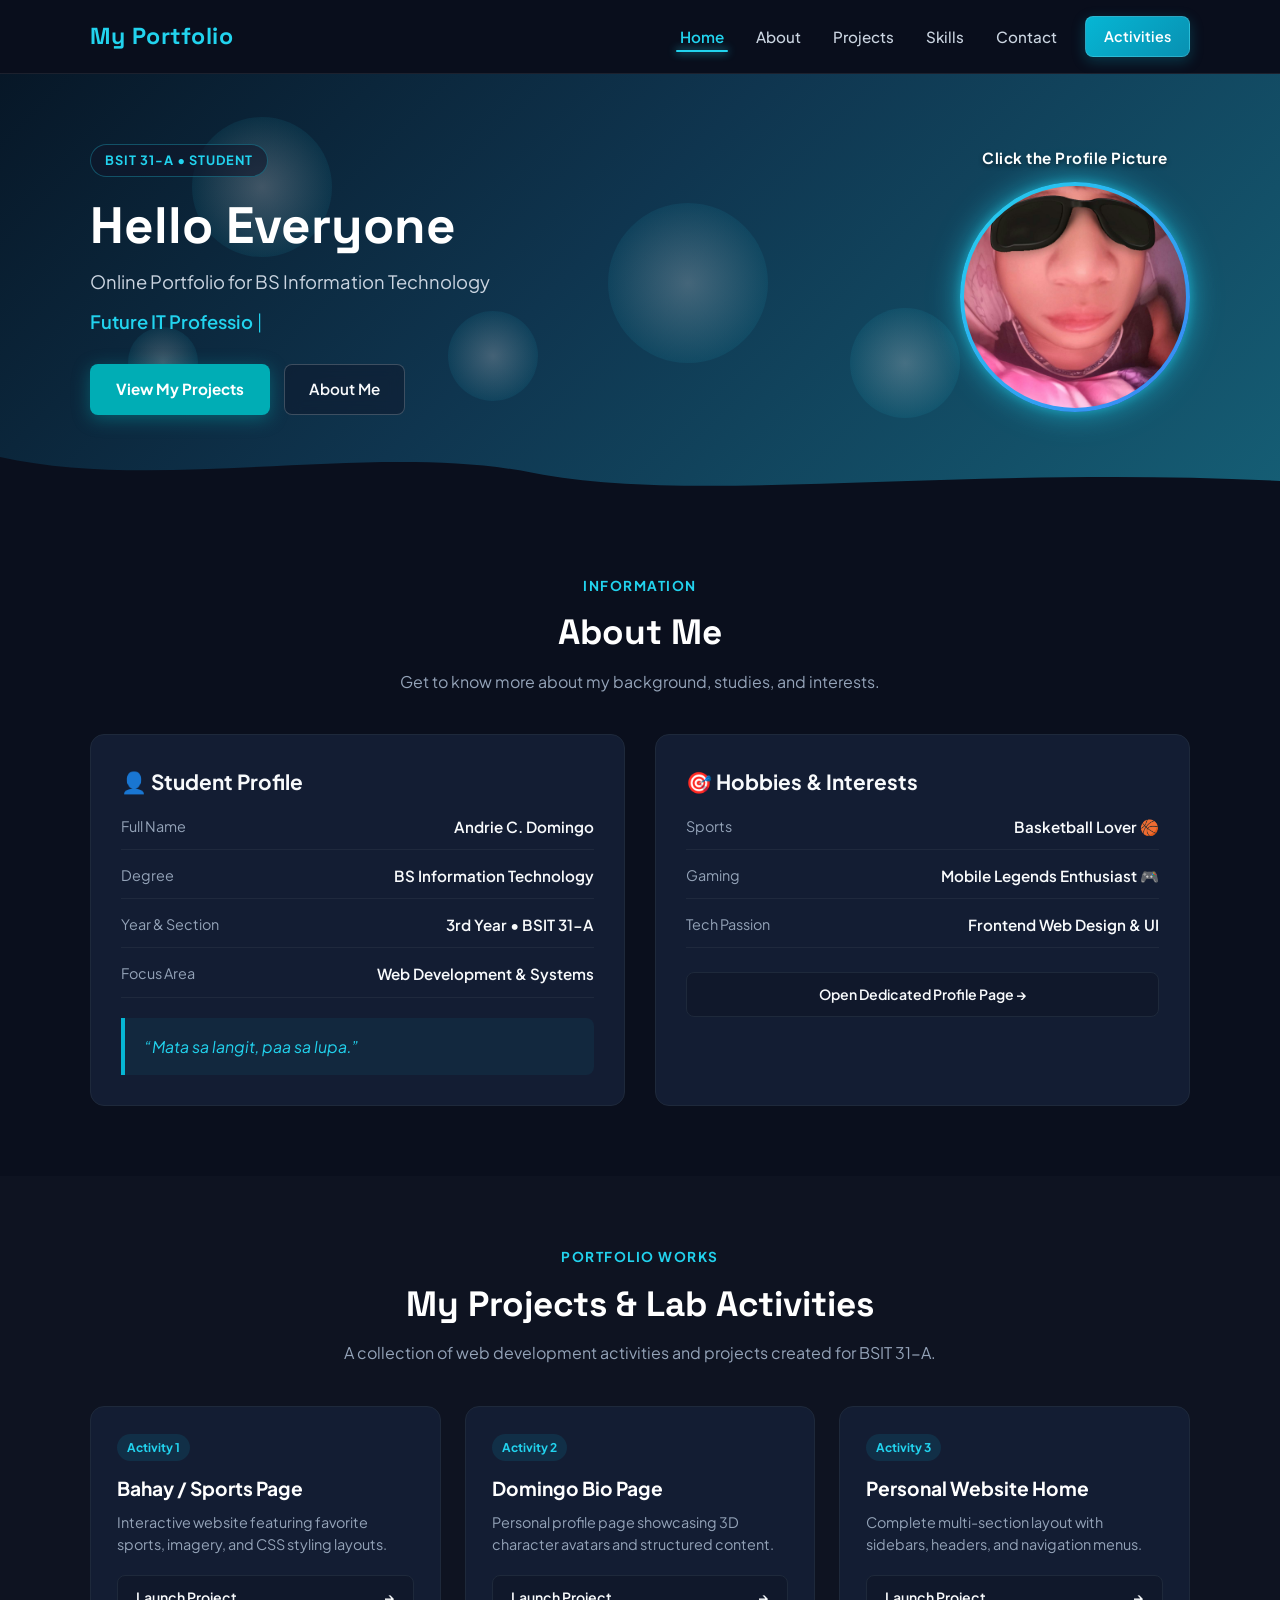
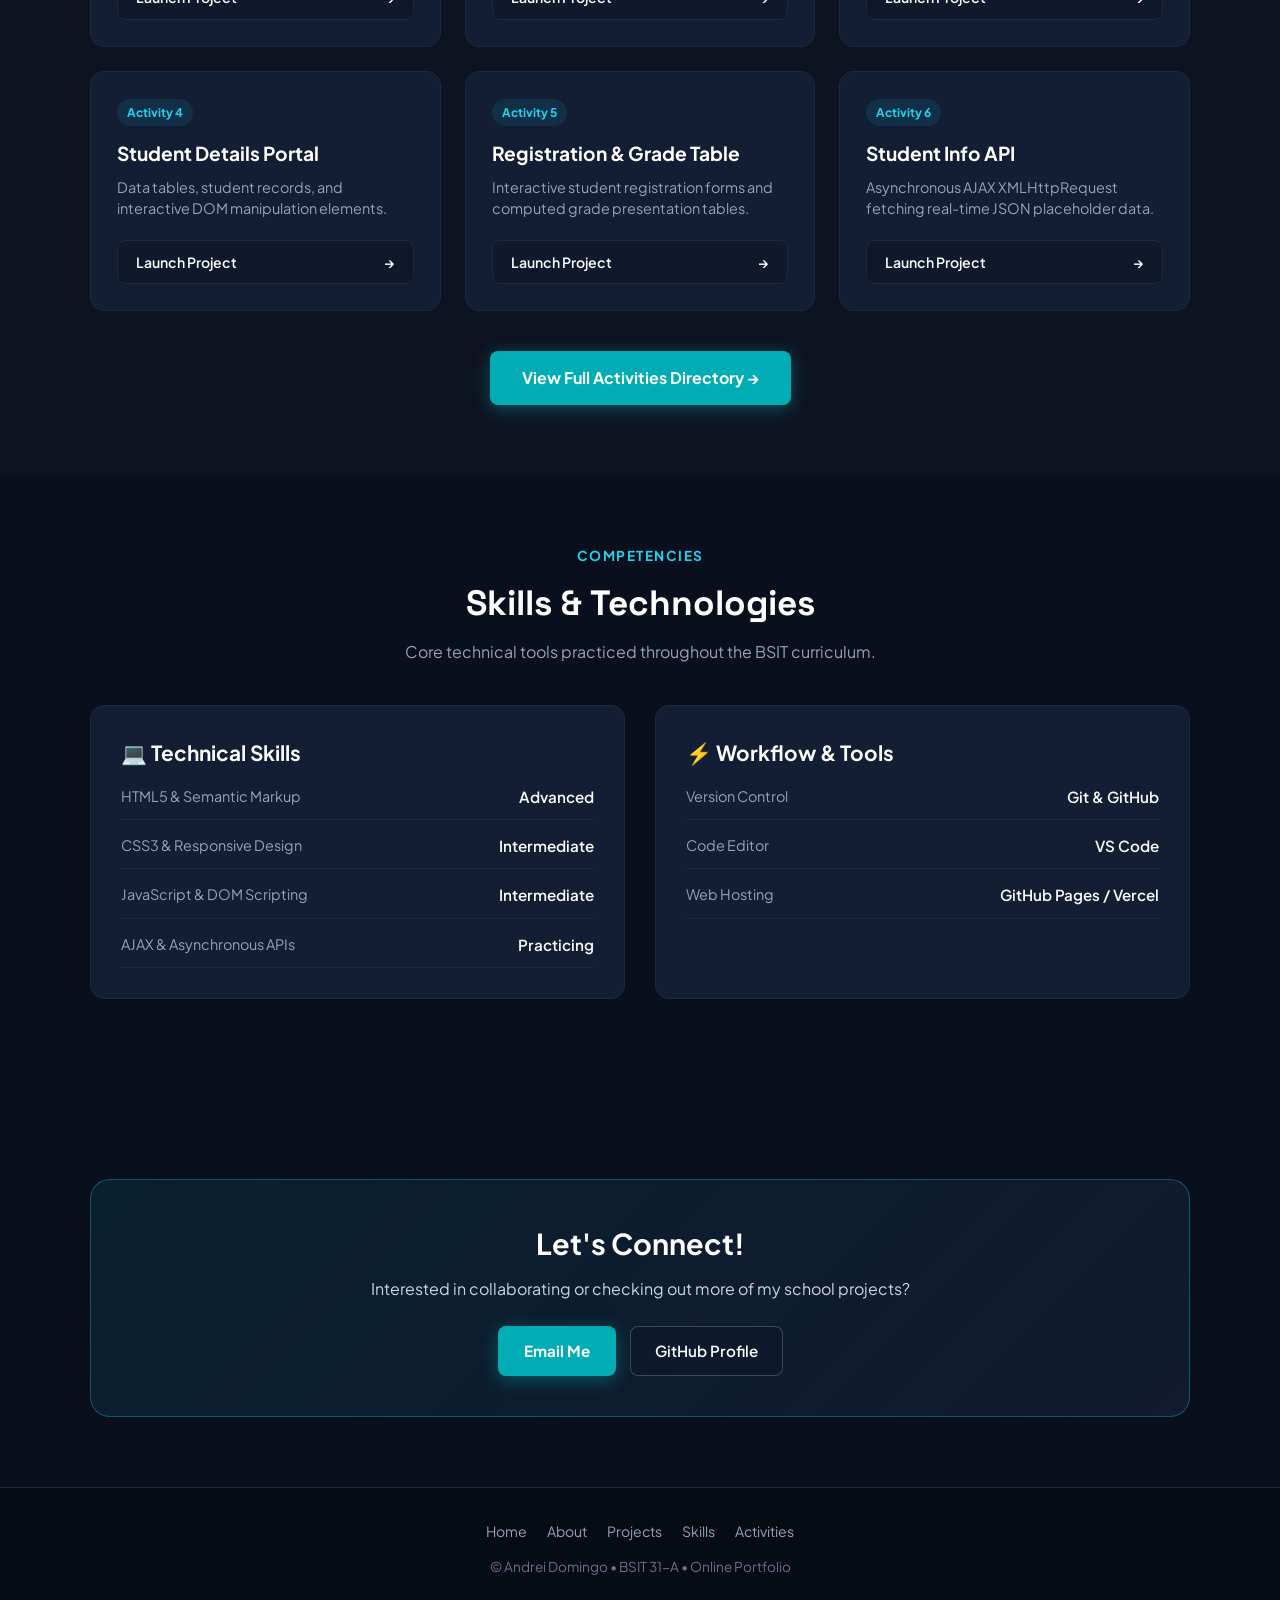
<file: index.html>
<!DOCTYPE html>
<html lang="en">
<head>
  <meta charset="UTF-8">
  <meta http-equiv="refresh" content="0; url=PORTFOLIO/DOMINGO%20BSIT31A/index.html">
  <title>Redirecting to Portfolio...</title>
</head>
<body style="background-color: #0a0f1d; color: #fff; font-family: sans-serif; display: flex; align-items: center; justify-content: center; height: 100vh; margin: 0;">
  <p>Loading Portfolio... If you are not redirected automatically, <a href="PORTFOLIO/DOMINGO%20BSIT31A/index.html" style="color: #22d3ee;">click here</a>.</p>
  <script>
    window.location.href = "PORTFOLIO/DOMINGO%20BSIT31A/index.html";
  </script>
</body>
</html>
</file>
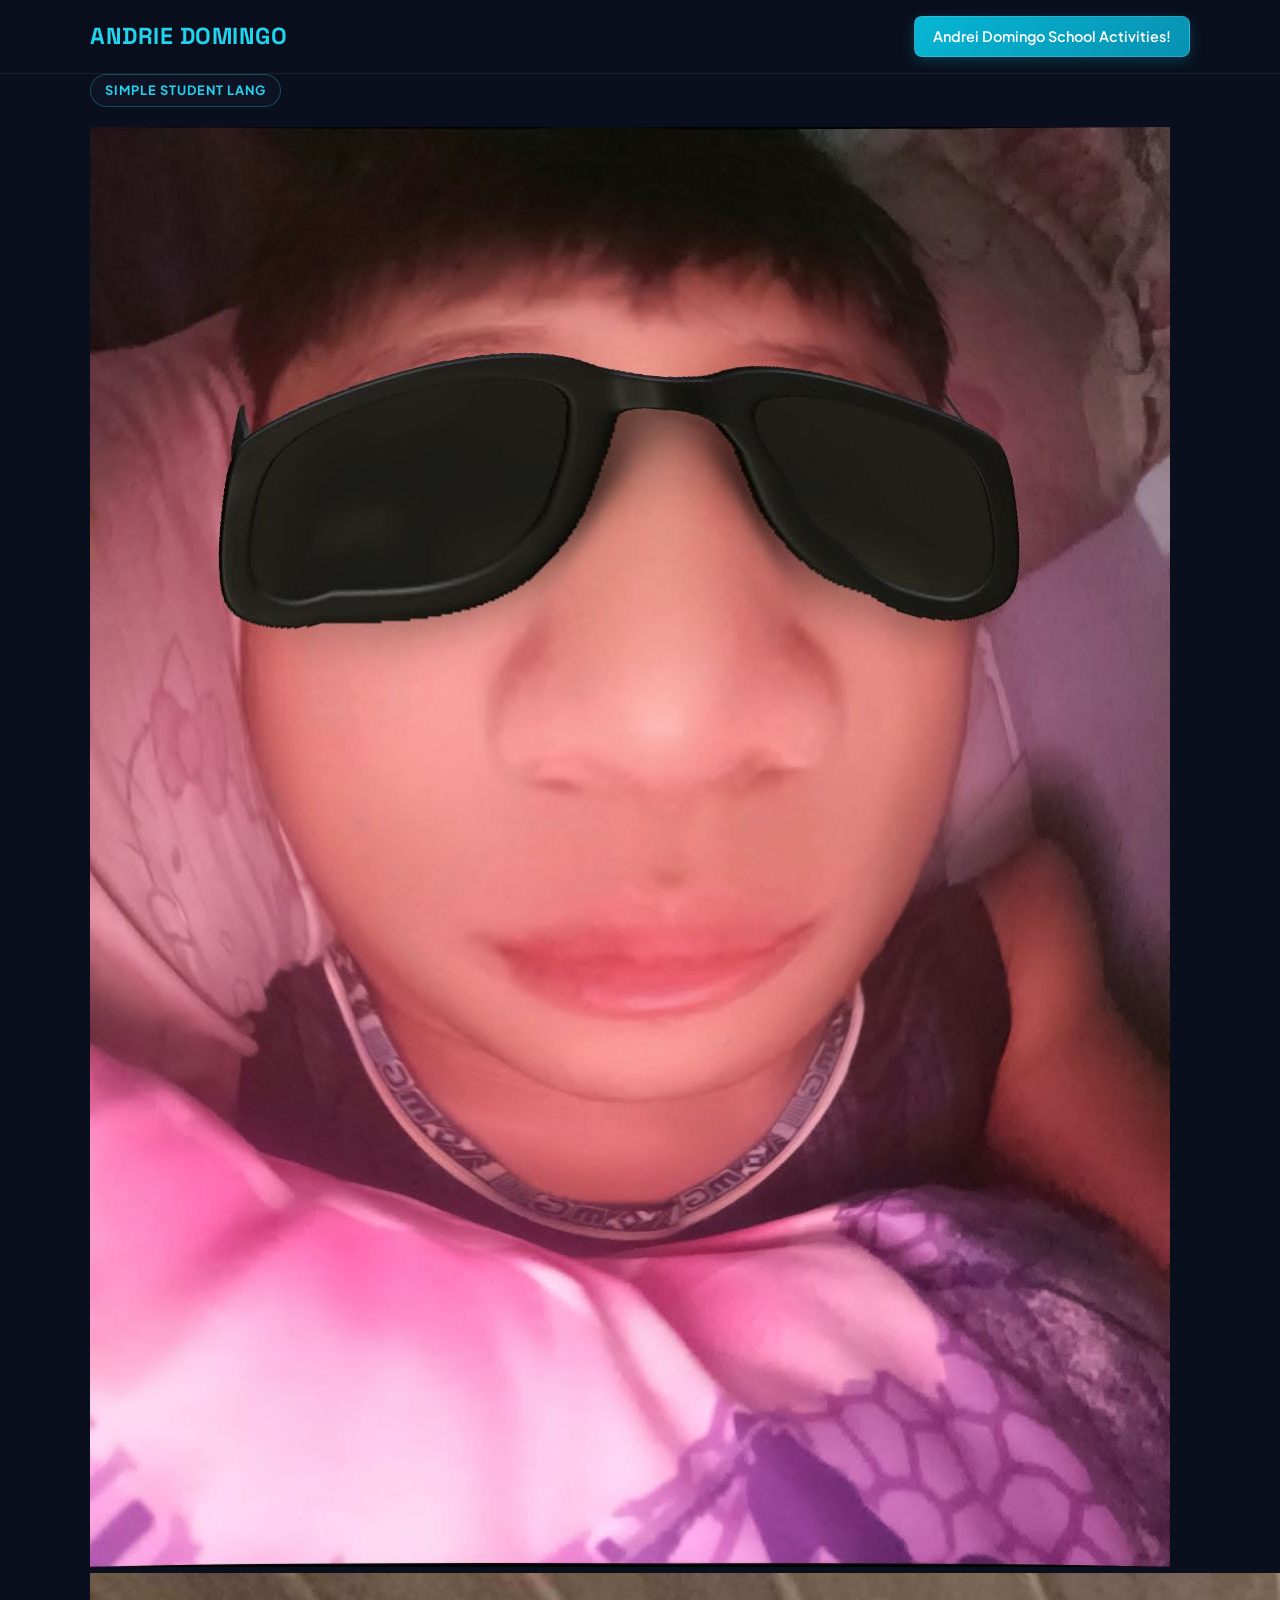
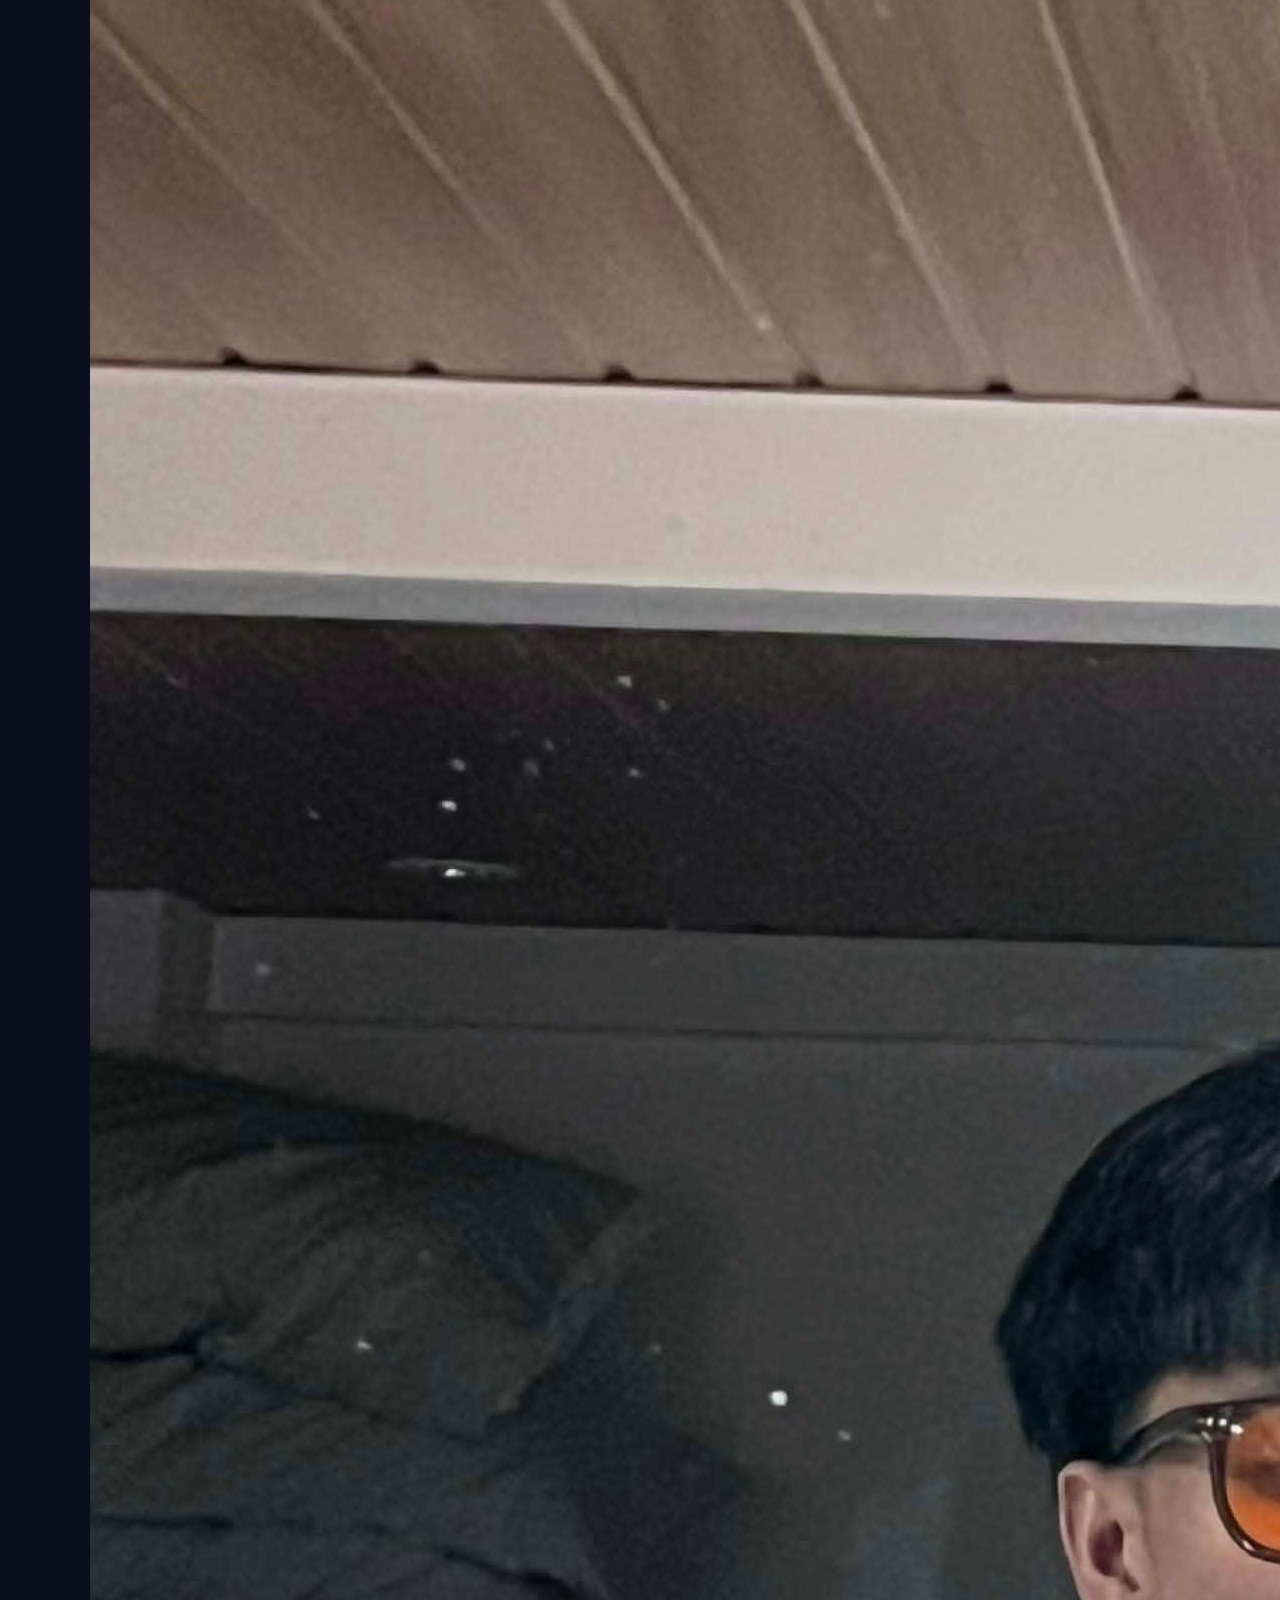
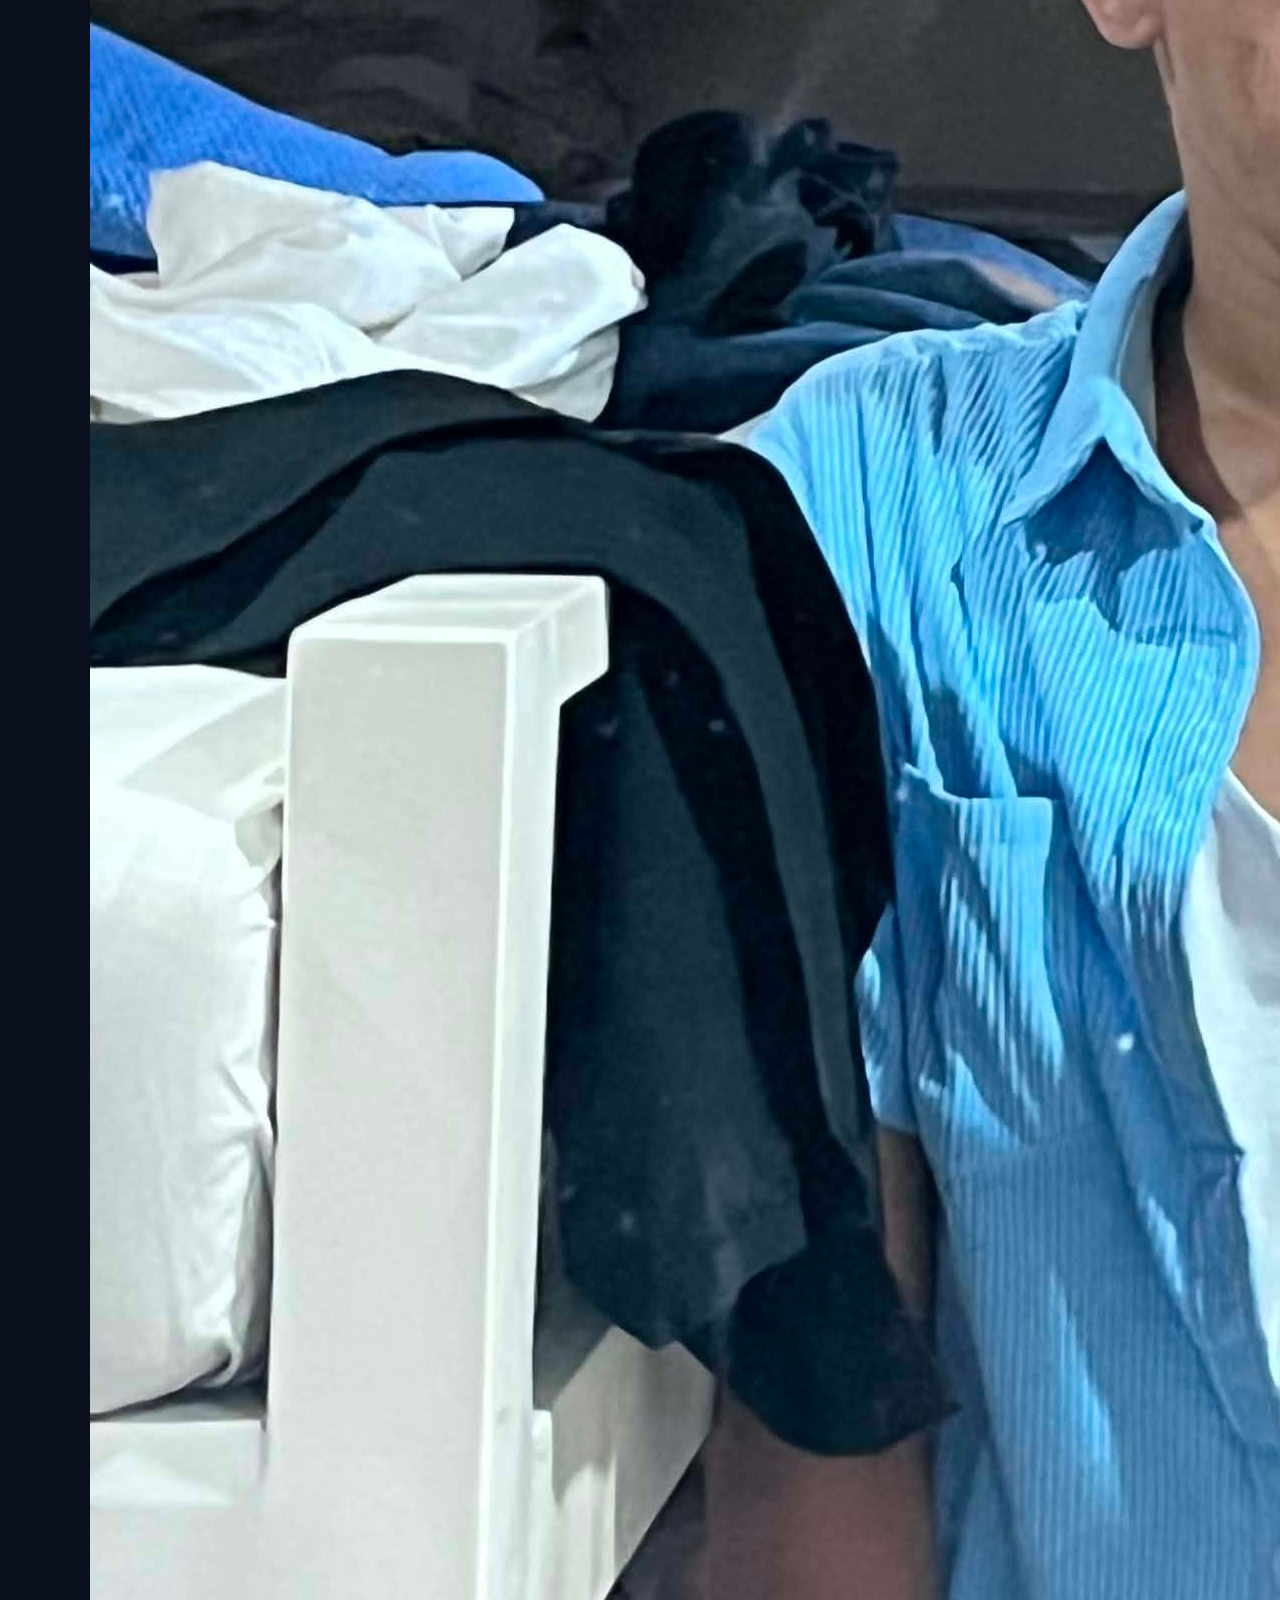
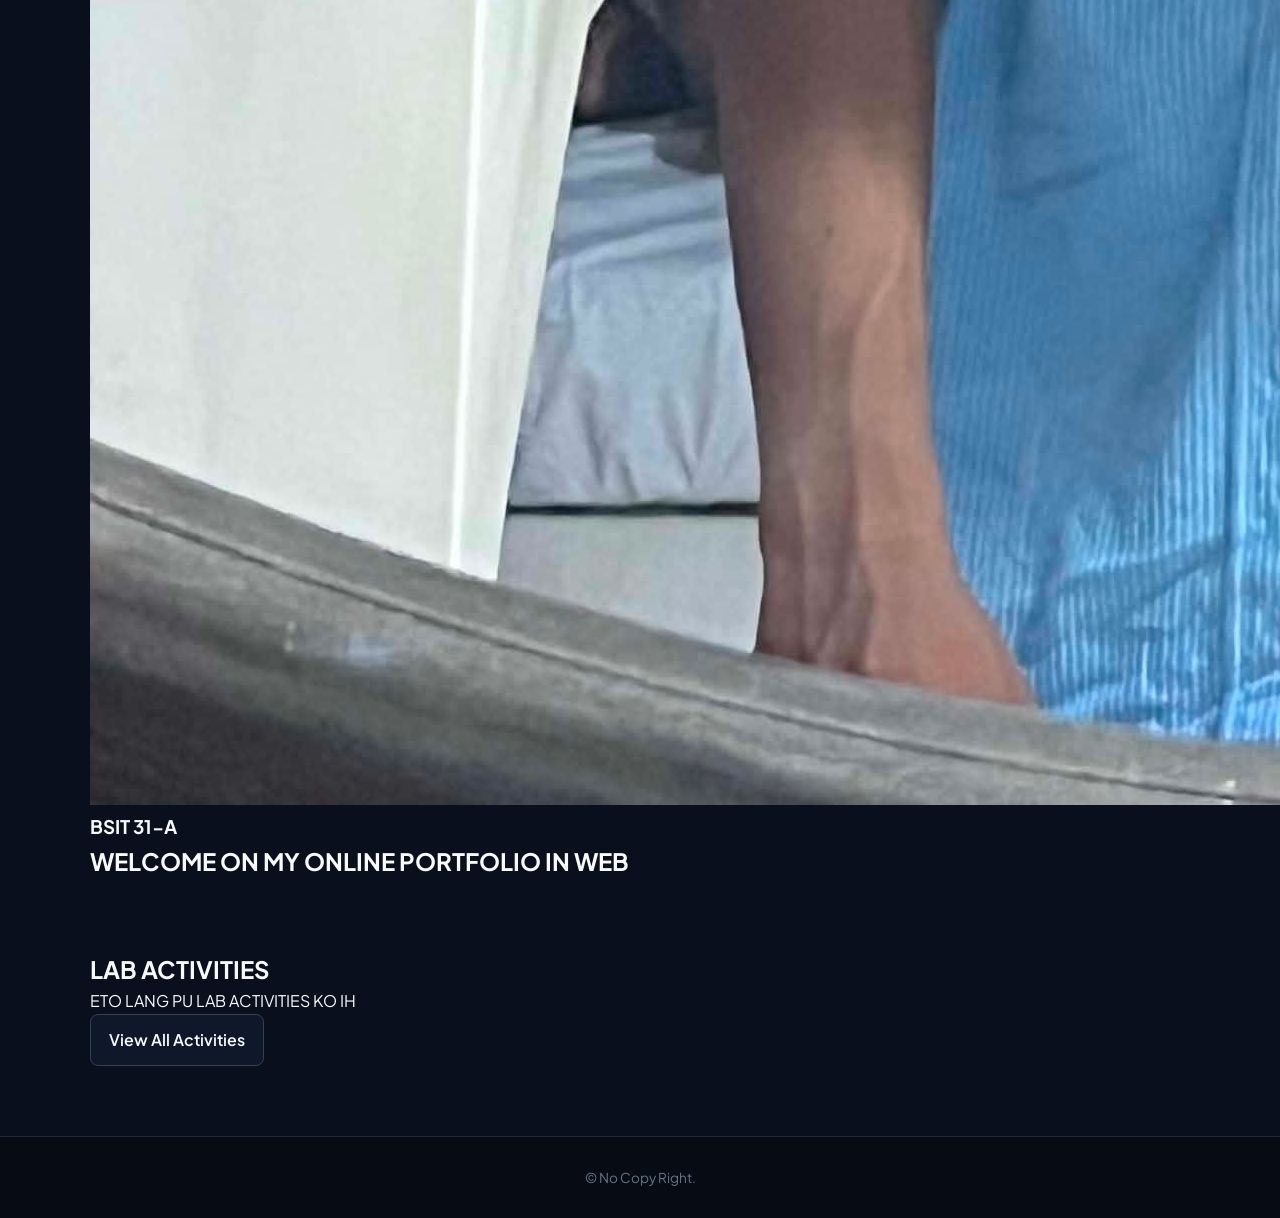
<file: PORTFOLIO/DOMINGO BSIT31A/INDEX.html>
<!DOCTYPE html>
<html lang="en">
<head>
  <meta charset="UTF-8">
  <meta name="viewport" content="width=device-width, initial-scale=1.0">
  <title>Welcome | Andrei</title>
  <link rel="stylesheet" href="style.css">
</head>
<body>

  <header class="header">
    <div class="container nav-container">
      <a href="INDEX.html" class="logo">ANDRIE DOMINGO </a>
      <nav class="nav-links">
        <a href="Activities.html" class="nav-btn">Andrei Domingo School Activities!</a>
      </nav>
    </div>
  </header>

  <main class="container">
    <!-- Hero Section -->
    <section class="hero">
      <span class="badge">SIMPLE STUDENT LANG</span>
      
      <!-- Clickable Profile Character Image (HTML + CSS Toggle) -->
      <div class="profile-image-container">
        <input type="checkbox" id="img-toggle" class="toggle-checkbox">
        <label for="img-toggle" class="img-wrapper" title="Click to change image!">
          <img src="Pogi.png" alt="" class="profile-img main-img">
          <img src="Superpogi.png" alt="" class="profile-img alt-img">
        </label>
      </div>

      <h3>BSIT 31-A</h3>
      <div class="subtitle">
        <h2>WELCOME ON MY ONLINE PORTFOLIO IN WEB</h2>
      </div>
    </section>

    <!-- Navigation Link Section -->
    <section class="section link-section">
      <h2>LAB ACTIVITIES</h2>
      <p>ETO LANG PU LAB ACTIVITIES KO IH</p>
      <a href="Activities.html" class="btn">View All Activities</a>
    </section>
  </main>

  <footer class="footer">
    <div class="container">
      <p>&copy; No Copy Right.</p>
    </div>
  </footer>

</body>
</html>
</file>
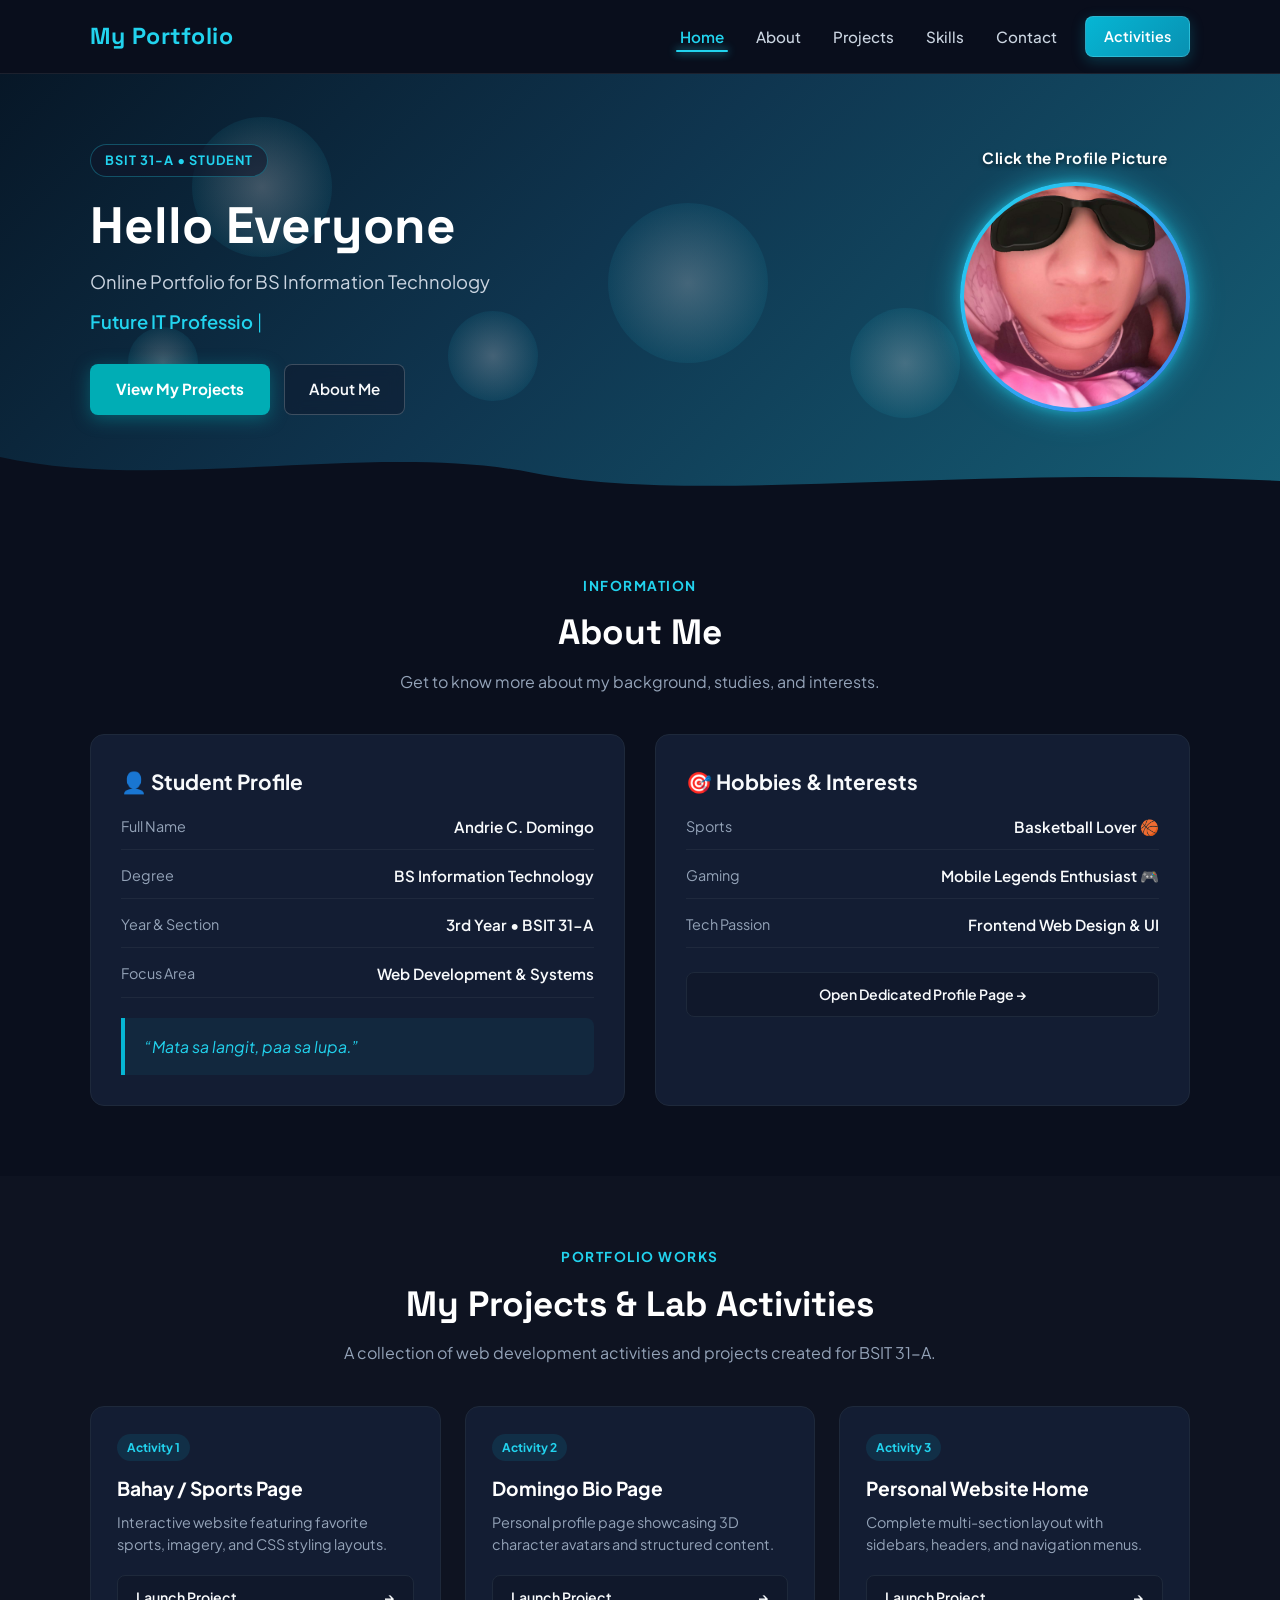
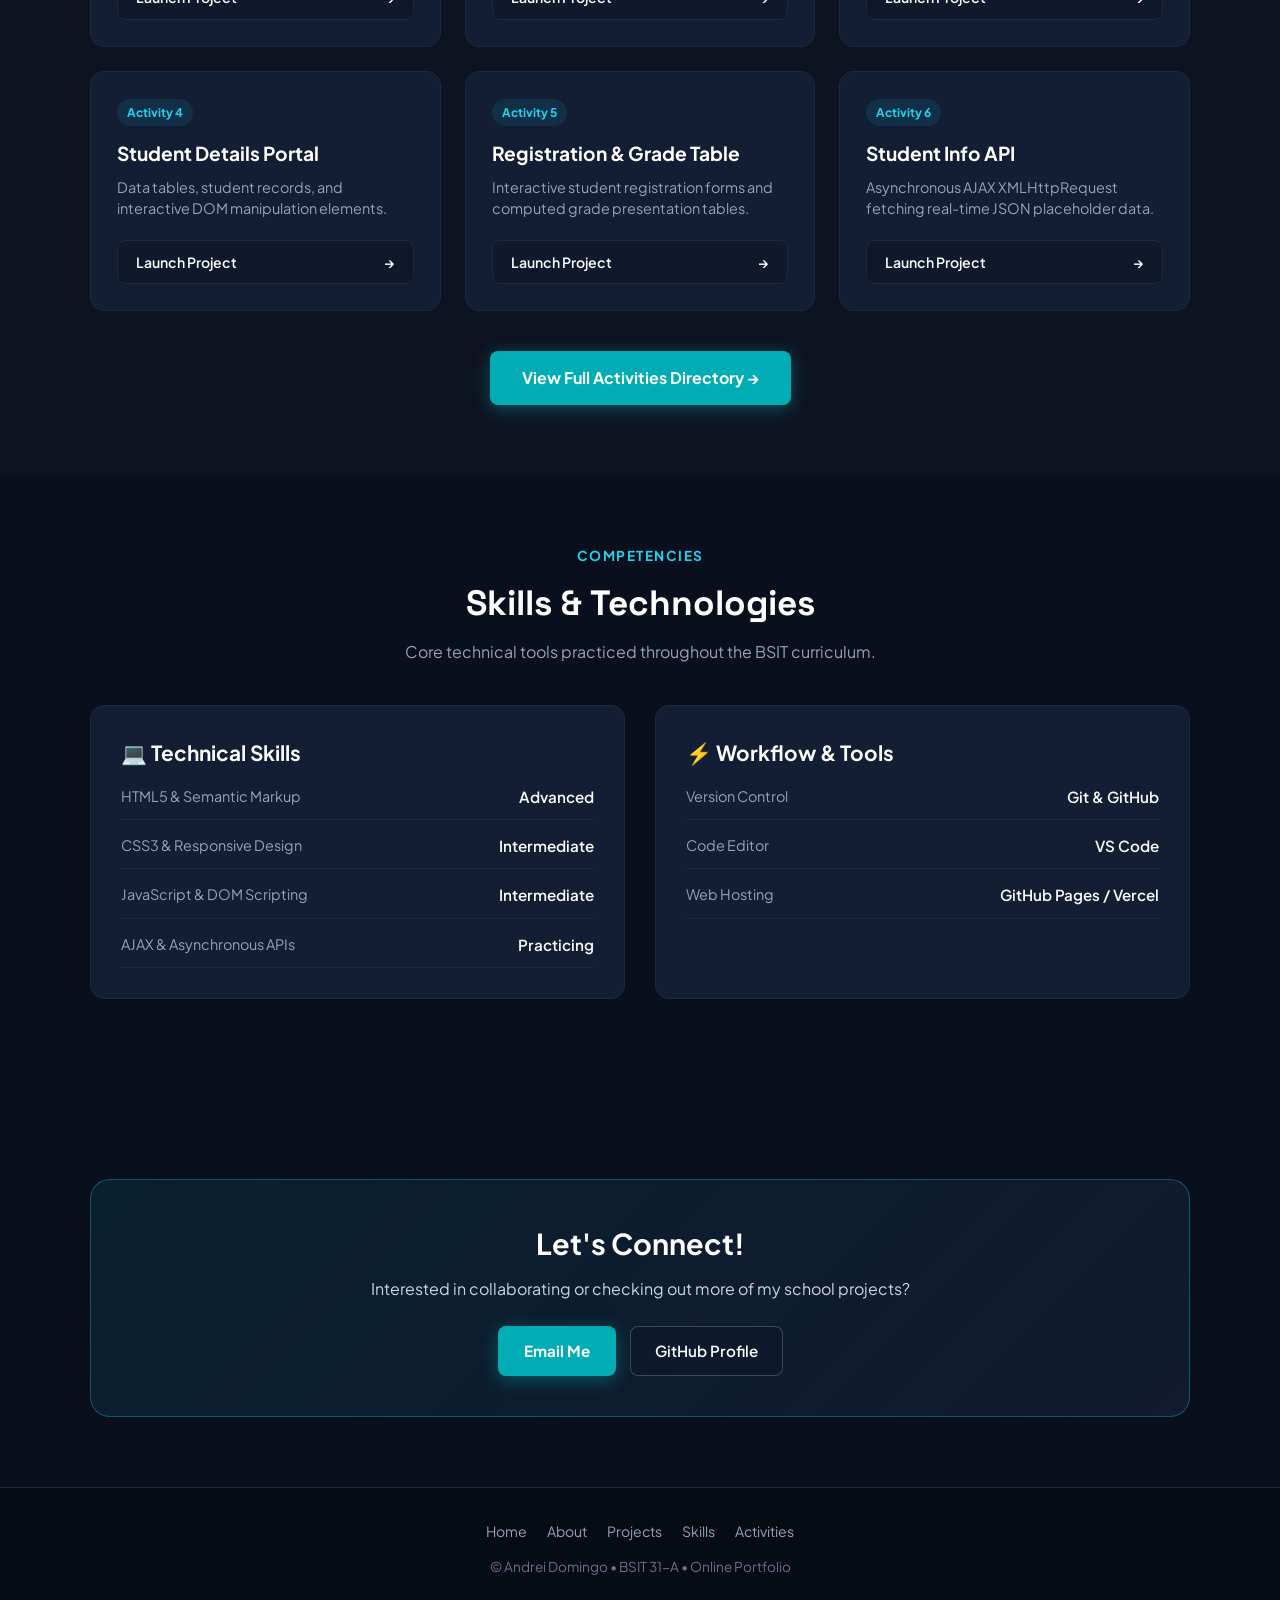
<file: PORTFOLIO/DOMINGO BSIT31A/index.html>
<!DOCTYPE html>
<html lang="en">
<head>
  <meta charset="UTF-8">
  <meta name="viewport" content="width=device-width, initial-scale=1.0">
  <meta name="description" content="Online Portfolio for BS Information Technology - Andrei Domingo BSIT 31-A">
  <title>My Portfolio | Andrei Domingo</title>
  <link rel="stylesheet" href="style.css">
</head>
<body>

  <!-- Top Navigation Header -->
  <header class="header">
    <div class="container nav-container">
      <a href="#home" class="logo">My Portfolio</a>
      
      <nav>
        <ul class="nav-links">
          <li><a href="#home" class="nav-link active">Home</a></li>
          <li><a href="#about" class="nav-link">About</a></li>
          <li><a href="#projects" class="nav-link">Projects</a></li>
          <li><a href="#skills" class="nav-link">Skills</a></li>
          <li><a href="#contact" class="nav-link">Contact</a></li>
          <li><a href="Activities.html" class="nav-btn">Activities</a></li>
        </ul>
      </nav>
    </div>
  </header>

  <!-- Hero Section -->
  <section class="hero-wrapper" id="home">
    <!-- Ambient Bokeh / Floating Bubbles -->
    <div class="hero-particles">
      <div class="particle p1"></div>
      <div class="particle p2"></div>
      <div class="particle p3"></div>
      <div class="particle p4"></div>
      <div class="particle p5"></div>
    </div>

    <div class="container hero-content">
      <!-- Left: Text and Buttons -->
      <div class="hero-text">
        <span class="badge">BSIT 31-A &bull; Student</span>
        <h1 class="hero-title">Hello Everyone</h1>
        <p class="hero-desc">Online Portfolio for BS Information Technology</p>
        <div class="hero-typing">
          <span id="typing-text">Future IT Professional</span>
          <span class="typing-cursor">|</span>
        </div>
        
        <div class="btn-group">
          <a href="#projects" class="btn-primary">View My Projects</a>
          <a href="#about" class="btn-secondary">About Me</a>
        </div>
      </div>

      <!-- Right: Interactive Profile Image Toggle -->
      <div class="hero-avatar-side">
        <div class="avatar-label">Click the Profile Picture</div>
        <div class="profile-circle-container">
          <input type="checkbox" id="img-toggle" class="toggle-checkbox">
          <label for="img-toggle" class="circle-img-wrapper" title="Click to swap picture!">
            <img src="Pogi.png" alt="Andrei Domingo" class="circle-profile-img main-img">
            <img src="Superpogi.png" alt="Andrei Domingo Alternate" class="circle-profile-img alt-img">
          </label>
        </div>
      </div>
    </div>

    <!-- Smooth Bottom Wave SVG -->
    <div class="hero-wave">
      <svg viewBox="0 0 1200 120" preserveAspectRatio="none">
        <path d="M0,0 C150,90 350,-40 500,40 C650,120 900,20 1200,60 L1200,120 L0,120 Z"></path>
      </svg>
    </div>
  </section>

  <!-- Main Body Content -->
  <main>
    <!-- About Section -->
    <section class="section" id="about">
      <div class="container">
        <div class="section-header">
          <span class="section-tag">Information</span>
          <h2 class="section-title">About Me</h2>
          <p class="section-subtitle">Get to know more about my background, studies, and interests.</p>
        </div>

        <div class="about-grid">
          <div class="card">
            <h3>👤 Student Profile</h3>
            <ul class="info-list">
              <li class="info-item">
                <span class="info-label">Full Name</span>
                <span class="info-value">Andrie C. Domingo</span>
              </li>
              <li class="info-item">
                <span class="info-label">Degree</span>
                <span class="info-value">BS Information Technology</span>
              </li>
              <li class="info-item">
                <span class="info-label">Year & Section</span>
                <span class="info-value">3rd Year &bull; BSIT 31-A</span>
              </li>
              <li class="info-item">
                <span class="info-label">Focus Area</span>
                <span class="info-value">Web Development & Systems</span>
              </li>
            </ul>

            <div class="quote-box">
              &ldquo;Mata sa langit, paa sa lupa.&rdquo;
            </div>
          </div>

          <div class="card">
            <h3>🎯 Hobbies & Interests</h3>
            <ul class="info-list">
              <li class="info-item">
                <span class="info-label">Sports</span>
                <span class="info-value">Basketball Lover 🏀</span>
              </li>
              <li class="info-item">
                <span class="info-label">Gaming</span>
                <span class="info-value">Mobile Legends Enthusiast 🎮</span>
              </li>
              <li class="info-item">
                <span class="info-label">Tech Passion</span>
                <span class="info-value">Frontend Web Design & UI</span>
              </li>
            </ul>

            <div style="margin-top: 24px; display: flex; gap: 12px; flex-wrap: wrap;">
              <a href="Profile.html" class="project-btn" style="flex: 1; text-align: center; justify-content: center;">
                Open Dedicated Profile Page &rarr;
              </a>
            </div>
          </div>
        </div>
      </div>
    </section>

    <!-- Projects Section -->
    <section class="section" id="projects" style="background: rgba(255,255,255,0.015);">
      <div class="container">
        <div class="section-header">
          <span class="section-tag">Portfolio Works</span>
          <h2 class="section-title">My Projects & Lab Activities</h2>
          <p class="section-subtitle">A collection of web development activities and projects created for BSIT 31-A.</p>
        </div>

        <div class="projects-grid">
          <!-- Project 1 -->
          <div class="project-card">
            <div>
              <span class="project-badge">Activity 1</span>
              <h3 class="project-title">Bahay / Sports Page</h3>
              <p class="project-desc">Interactive website featuring favorite sports, imagery, and CSS styling layouts.</p>
            </div>
            <a href="Bahay.html" class="project-btn">
              <span>Launch Project</span>
              <span>&rarr;</span>
            </a>
          </div>

          <!-- Project 2 -->
          <div class="project-card">
            <div>
              <span class="project-badge">Activity 2</span>
              <h3 class="project-title">Domingo Bio Page</h3>
              <p class="project-desc">Personal profile page showcasing 3D character avatars and structured content.</p>
            </div>
            <a href="Domingo.html" class="project-btn">
              <span>Launch Project</span>
              <span>&rarr;</span>
            </a>
          </div>

          <!-- Project 3 -->
          <div class="project-card">
            <div>
              <span class="project-badge">Activity 3</span>
              <h3 class="project-title">Personal Website Home</h3>
              <p class="project-desc">Complete multi-section layout with sidebars, headers, and navigation menus.</p>
            </div>
            <a href="Home.html" class="project-btn">
              <span>Launch Project</span>
              <span>&rarr;</span>
            </a>
          </div>

          <!-- Project 4 -->
          <div class="project-card">
            <div>
              <span class="project-badge">Activity 4</span>
              <h3 class="project-title">Student Details Portal</h3>
              <p class="project-desc">Data tables, student records, and interactive DOM manipulation elements.</p>
            </div>
            <a href="Student.html" class="project-btn">
              <span>Launch Project</span>
              <span>&rarr;</span>
            </a>
          </div>

          <!-- Project 5 -->
          <div class="project-card">
            <div>
              <span class="project-badge">Activity 5</span>
              <h3 class="project-title">Registration & Grade Table</h3>
              <p class="project-desc">Interactive student registration forms and computed grade presentation tables.</p>
            </div>
            <a href="Form.html" class="project-btn">
              <span>Launch Project</span>
              <span>&rarr;</span>
            </a>
          </div>

          <!-- Project 6 -->
          <div class="project-card">
            <div>
              <span class="project-badge">Activity 6</span>
              <h3 class="project-title">Student Info API</h3>
              <p class="project-desc">Asynchronous AJAX XMLHttpRequest fetching real-time JSON placeholder data.</p>
            </div>
            <a href="indexx.html" class="project-btn">
              <span>Launch Project</span>
              <span>&rarr;</span>
            </a>
          </div>
        </div>

        <div style="text-align: center; margin-top: 40px;">
          <a href="Activities.html" class="btn-primary" style="padding: 14px 32px; font-size: 1rem;">
            View Full Activities Directory &rarr;
          </a>
        </div>
      </div>
    </section>

    <!-- Skills Section -->
    <section class="section" id="skills">
      <div class="container">
        <div class="section-header">
          <span class="section-tag">Competencies</span>
          <h2 class="section-title">Skills & Technologies</h2>
          <p class="section-subtitle">Core technical tools practiced throughout the BSIT curriculum.</p>
        </div>

        <div class="about-grid">
          <div class="card">
            <h3>💻 Technical Skills</h3>
            <ul class="info-list">
              <li class="info-item">
                <span class="info-label">HTML5 & Semantic Markup</span>
                <span class="info-value">Advanced</span>
              </li>
              <li class="info-item">
                <span class="info-label">CSS3 & Responsive Design</span>
                <span class="info-value">Intermediate</span>
              </li>
              <li class="info-item">
                <span class="info-label">JavaScript & DOM Scripting</span>
                <span class="info-value">Intermediate</span>
              </li>
              <li class="info-item">
                <span class="info-label">AJAX & Asynchronous APIs</span>
                <span class="info-value">Practicing</span>
              </li>
            </ul>
          </div>

          <div class="card">
            <h3>⚡ Workflow & Tools</h3>
            <ul class="info-list">
              <li class="info-item">
                <span class="info-label">Version Control</span>
                <span class="info-value">Git & GitHub</span>
              </li>
              <li class="info-item">
                <span class="info-label">Code Editor</span>
                <span class="info-value">VS Code</span>
              </li>
              <li class="info-item">
                <span class="info-label">Web Hosting</span>
                <span class="info-value">GitHub Pages / Vercel</span>
              </li>
            </ul>
          </div>
        </div>
      </div>
    </section>

    <!-- Contact Section -->
    <section class="section" id="contact">
      <div class="container">
        <div class="contact-banner">
          <h2>Let's Connect!</h2>
          <p>Interested in collaborating or checking out more of my school projects?</p>
          <div class="btn-group" style="justify-content: center;">
            <a href="mailto:Domingoandrei423@gmail.com" class="btn-primary">Email Me</a>
            <a href="https://github.com/AndrieaA-stack" target="_blank" rel="noopener noreferrer" class="btn-secondary">GitHub Profile</a>
          </div>
        </div>
      </div>
    </section>
  </main>

  <!-- Footer -->
  <footer class="footer">
    <div class="container footer-content">
      <ul class="footer-links">
        <li><a href="#home">Home</a></li>
        <li><a href="#about">About</a></li>
        <li><a href="#projects">Projects</a></li>
        <li><a href="#skills">Skills</a></li>
        <li><a href="Activities.html">Activities</a></li>
      </ul>
      <p>&copy; Andrei Domingo &bull; BSIT 31-A &bull; Online Portfolio</p>
    </div>
  </footer>

  <!-- Dynamic Typing & Active Navigation Script -->
  <script>
    // Typing Animation
    const words = ["Future IT Professional", "Web Developer", "BSIT 31-A Student", "Tech Enthusiast"];
    let wordIndex = 0;
    let charIndex = 0;
    let isDeleting = false;
    const typingElement = document.getElementById("typing-text");

    function typeEffect() {
      const currentWord = words[wordIndex];
      if (isDeleting) {
        typingElement.textContent = currentWord.substring(0, charIndex - 1);
        charIndex--;
      } else {
        typingElement.textContent = currentWord.substring(0, charIndex + 1);
        charIndex++;
      }

      let speed = isDeleting ? 45 : 90;

      if (!isDeleting && charIndex === currentWord.length) {
        speed = 1800; // Pause at end of word
        isDeleting = true;
      } else if (isDeleting && charIndex === 0) {
        isDeleting = false;
        wordIndex = (wordIndex + 1) % words.length;
        speed = 400; // Pause before new word
      }

      setTimeout(typeEffect, speed);
    }

    document.addEventListener("DOMContentLoaded", typeEffect);

    // Active Navigation Highlight on Scroll
    const navLinks = document.querySelectorAll(".nav-link");
    const sections = document.querySelectorAll("section[id]");

    window.addEventListener("scroll", () => {
      let currentSectionId = "";
      const scrollY = window.pageYOffset;

      sections.forEach(section => {
        const sectionTop = section.offsetTop - 120;
        const sectionHeight = section.offsetHeight;
        if (scrollY >= sectionTop && scrollY < sectionTop + sectionHeight) {
          currentSectionId = section.getAttribute("id");
        }
      });

      navLinks.forEach(link => {
        link.classList.remove("active");
        if (link.getAttribute("href") === `#${currentSectionId}`) {
          link.classList.add("active");
        }
      });
    });
  </script>
</body>
</html>
</file>
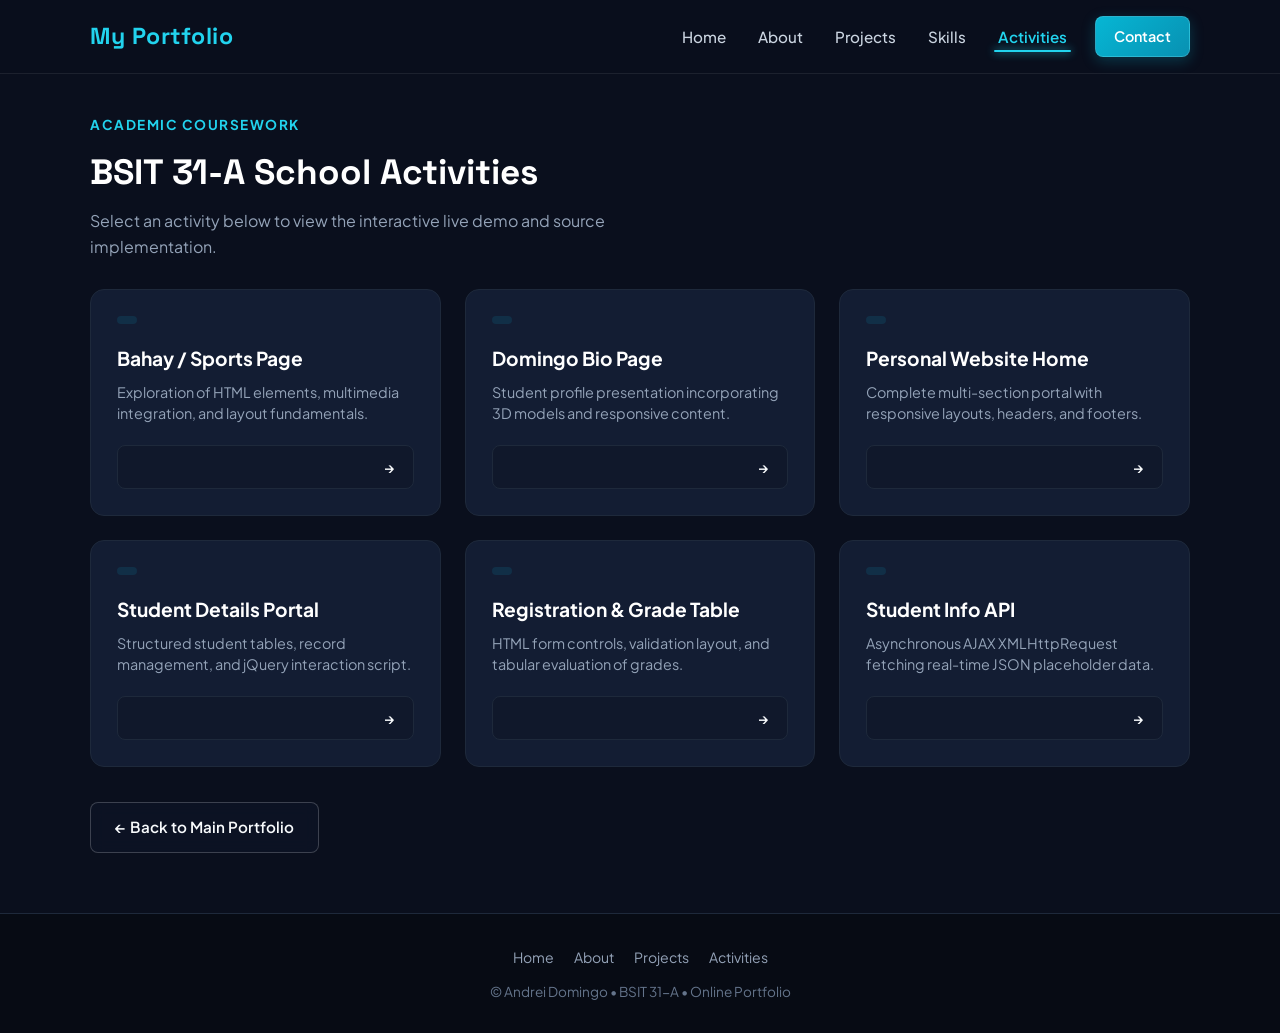
<file: PORTFOLIO/DOMINGO BSIT31A/Activities.html>
<!DOCTYPE html>
<html lang="en">

<head>
  <meta charset="UTF-8">
  <meta name="viewport" content="width=device-width, initial-scale=1.0">
  <title>School Activities | Andrei Domingo</title>
  <link rel="stylesheet" href="style.css">
</head>

<body>

  <!-- Top Navigation Header -->
  <header class="header">
    <div class="container nav-container">
      <a href="index.html#home" class="logo">My Portfolio</a>
      <nav>
        <ul class="nav-links">
          <li><a href="index.html#home" class="nav-link">Home</a></li>
          <li><a href="index.html#about" class="nav-link">About</a></li>
          <li><a href="index.html#projects" class="nav-link">Projects</a></li>
          <li><a href="index.html#skills" class="nav-link">Skills</a></li>
          <li><a href="Activities.html" class="nav-link active">Activities</a></li>
          <li><a href="index.html#contact" class="nav-btn">Contact</a></li>
        </ul>
      </nav>
    </div>
  </header>

  <main class="container" style="padding-top: 40px; padding-bottom: 60px;">
    <section class="section-header" style="text-align: left; margin-bottom: 30px;">
      <span class="section-tag">Academic Coursework</span>
      <h1 class="section-title">BSIT 31-A School Activities</h1>
      <p class="section-subtitle" style="margin-left: 0;">Select an activity below to view the interactive live demo and
        source implementation.</p>
    </section>

    <div class="projects-grid">
      <div class="project-card">
        <div>
          <span class="project-badge"></span>
          <h3 class="project-title">Bahay / Sports Page</h3>
          <p class="project-desc">Exploration of HTML elements, multimedia integration, and layout fundamentals.</p>
        </div>
        <a href="Bahay.html" class="project-btn">
          <span></span>
          <span>&rarr;</span>
        </a>
      </div>

      <div class="project-card">
        <div>
          <span class="project-badge"></span>
          <h3 class="project-title">Domingo Bio Page</h3>
          <p class="project-desc">Student profile presentation incorporating 3D models and responsive content.</p>
        </div>
        <a href="Domingo.html" class="project-btn">
          <span></span>
          <span>&rarr;</span>
        </a>
      </div>

      <div class="project-card">
        <div>
          <span class="project-badge"></span>
          <h3 class="project-title">Personal Website Home</h3>
          <p class="project-desc">Complete multi-section portal with responsive layouts, headers, and footers.</p>
        </div>
        <a href="Home.html" class="project-btn">
          <span></span>
          <span>&rarr;</span>
        </a>
      </div>

      <div class="project-card">
        <div>
          <span class="project-badge"></span>
          <h3 class="project-title">Student Details Portal</h3>
          <p class="project-desc">Structured student tables, record management, and jQuery interaction script.</p>
        </div>
        <a href="Student.html" class="project-btn">
          <span></span>
          <span>&rarr;</span>
        </a>
      </div>

      <div class="project-card">
        <div>
          <span class="project-badge"></span>
          <h3 class="project-title">Registration & Grade Table</h3>
          <p class="project-desc">HTML form controls, validation layout, and tabular evaluation of grades.</p>
        </div>
        <a href="Form.html" class="project-btn">
          <span></span>
          <span>&rarr;</span>
        </a>
      </div>

      <div class="project-card">
        <div>
          <span class="project-badge"></span>
          <h3 class="project-title">Student Info API</h3>
          <p class="project-desc">Asynchronous AJAX XMLHttpRequest fetching real-time JSON placeholder data.</p>
        </div>
        <a href="indexx.html" class="project-btn">
          <span></span>
          <span>&rarr;</span>
        </a>
      </div>
    </div>

    <div style="margin-top: 35px;">
      <a href="index.html" class="btn-secondary">&larr; Back to Main Portfolio</a>
    </div>
  </main>

  <footer class="footer">
    <div class="container footer-content">
      <ul class="footer-links">
        <li><a href="index.html#home">Home</a></li>
        <li><a href="index.html#about">About</a></li>
        <li><a href="index.html#projects">Projects</a></li>
        <li><a href="Activities.html">Activities</a></li>
      </ul>
      <p>&copy; Andrei Domingo &bull; BSIT 31-A &bull; Online Portfolio</p>
    </div>
  </footer>

</body>

</html>
</file>
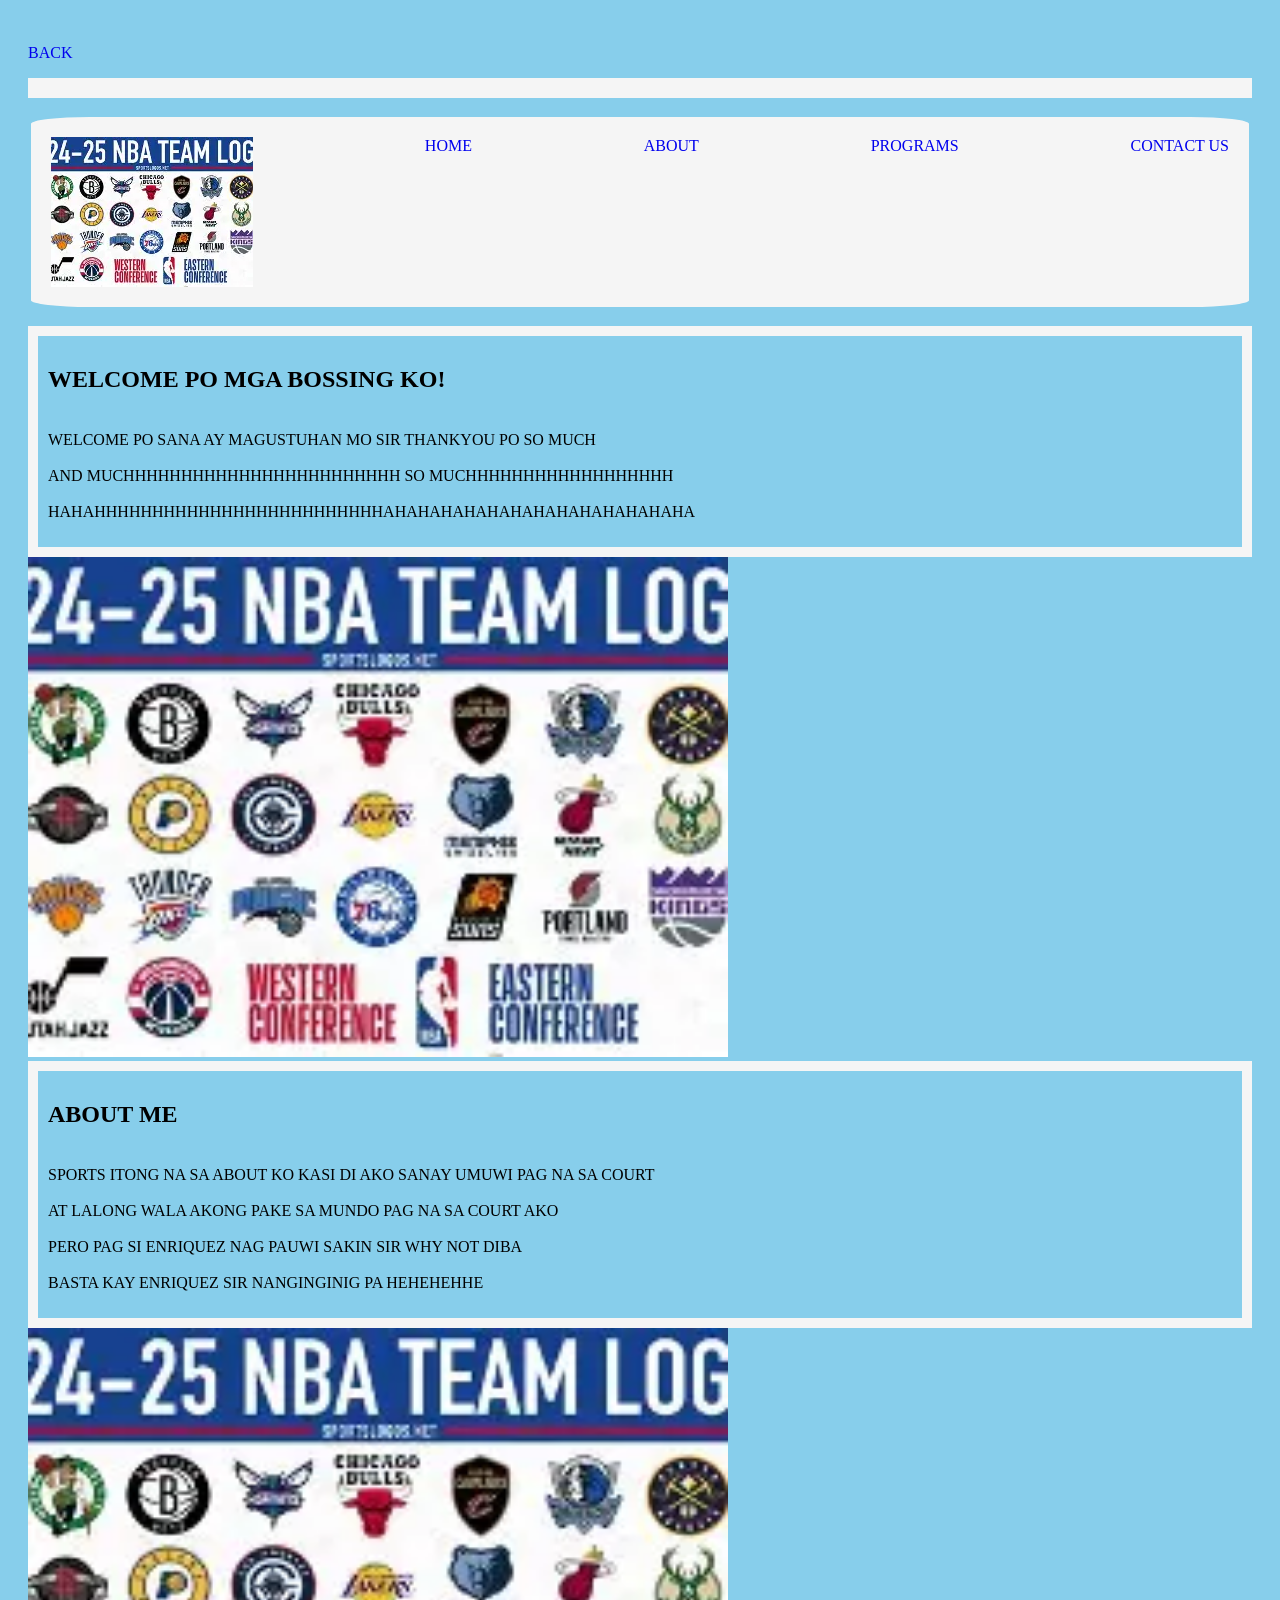
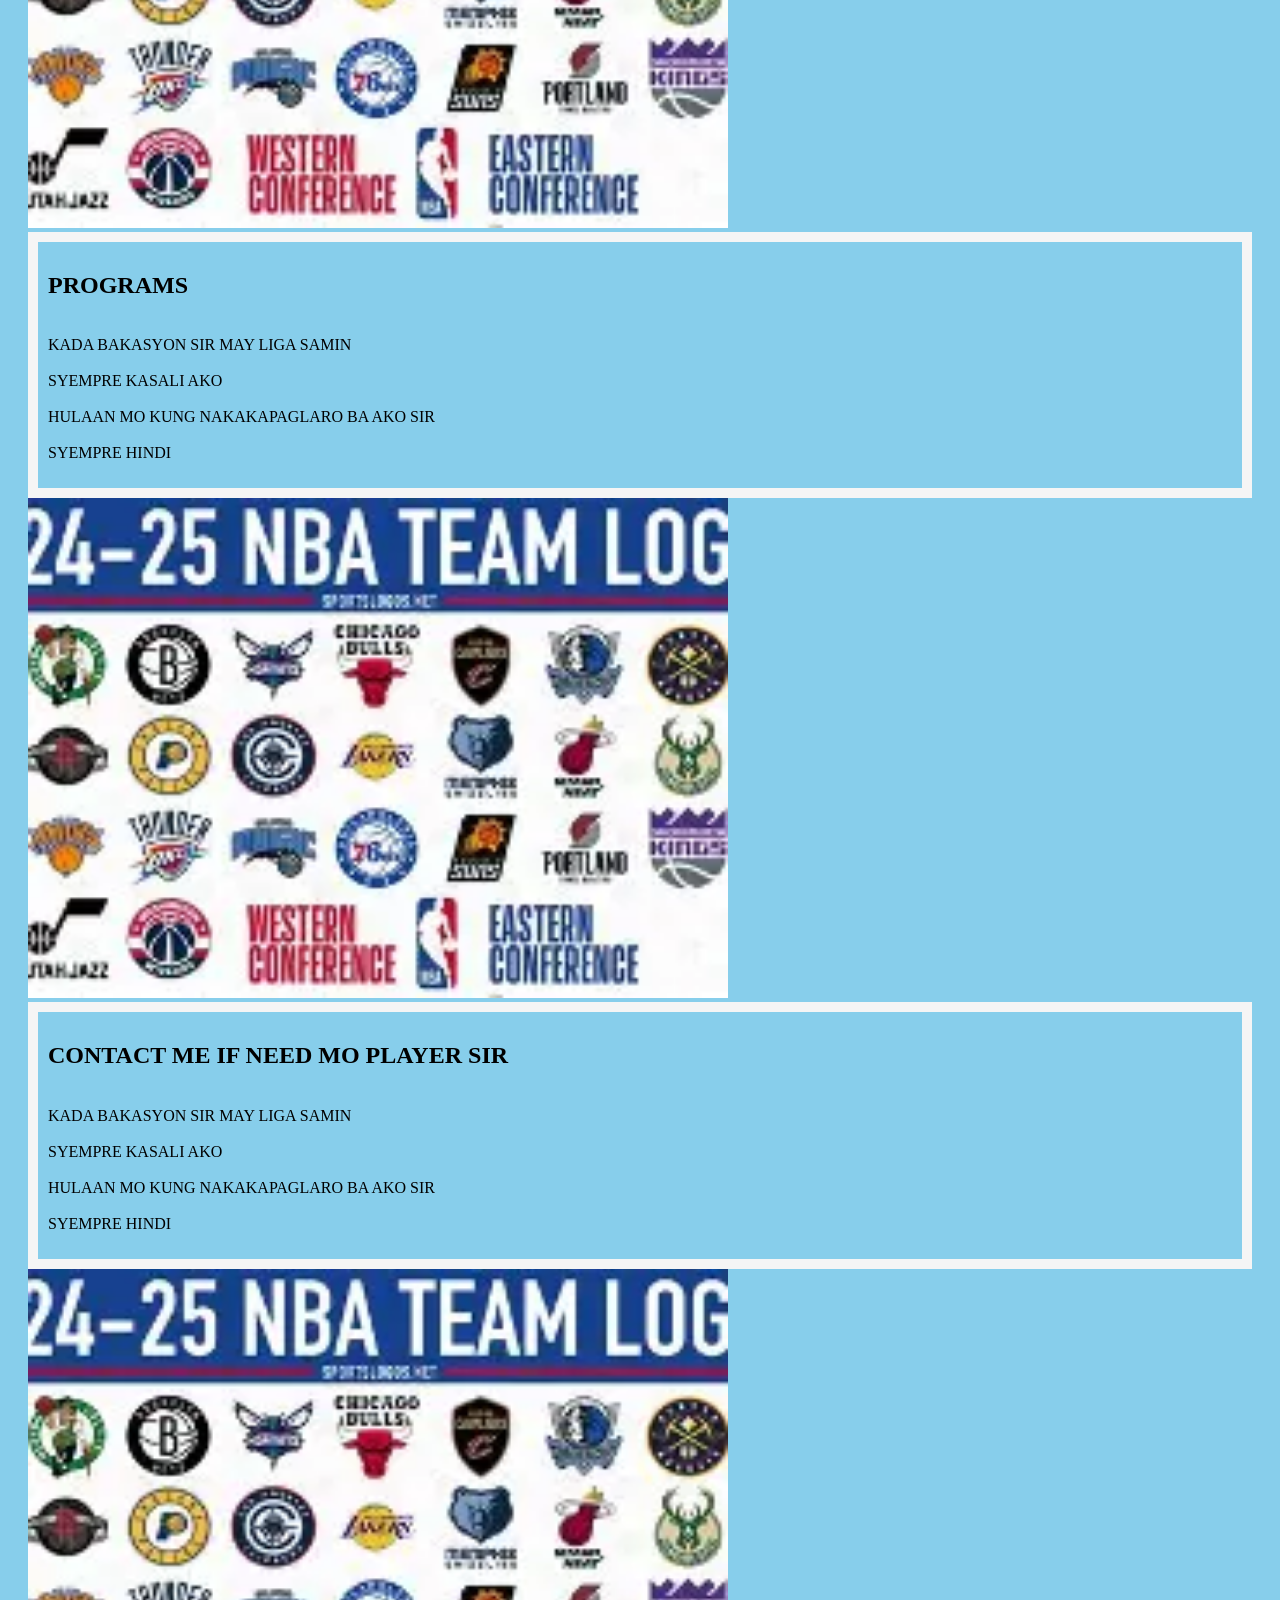
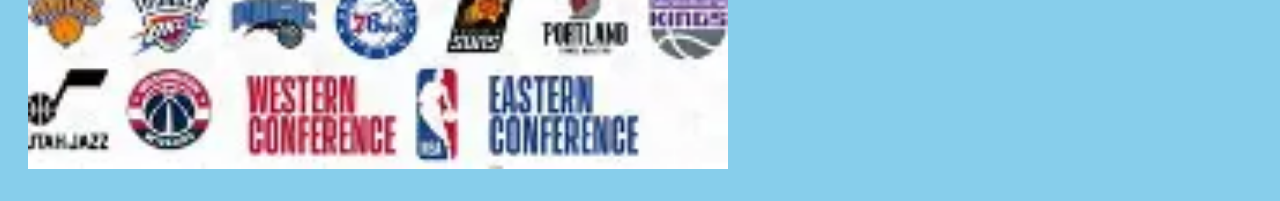
<file: PORTFOLIO/DOMINGO BSIT31A/Bahay.html>
<!DOCTYPE html>
<html lang="en">
<head>
    <meta charset="UTF-8">
    <title>HOME</title>
</head>
<link rel="stylesheet" href="Domingo.css">
<body>

    <a href ="index.html"> 
        <p> BACK  </p>
    </a>

<header>
<div class="logo">
</div>
</header>
    
<nav>
<ul class="Links">
<img src="j.img" alt="lala">
<li> <a href="#Home"> HOME </a></li>
<li> <a href="#About"> ABOUT </a></li>
<li> <a href="#Programs"> PROGRAMS </a></li>
<li> <a href="#Contact"> CONTACT US </a></li>
</ul>
</nav>

</header>

<div class="container">
<section id ="Home">
<h1> WELCOME PO MGA BOSSING KO! </h1>
<P>
<br> WELCOME PO SANA AY MAGUSTUHAN MO SIR THANKYOU PO SO MUCH <br>
<br> AND MUCHHHHHHHHHHHHHHHHHHHHHHHH SO MUCHHHHHHHHHHHHHHHHHH <br>
<br> HAHAHHHHHHHHHHHHHHHHHHHHHHHHHAHAHAHAHAHAHAHAHAHAHAHAHAHA <br>
</P>

</section>
</div>

<img src="j.img" alt="lala" width="700" height="500">

<div  class="ABOUT">
<section id="About">
    <h2> ABOUT ME </h2>
<p>
<br> SPORTS ITONG NA SA ABOUT KO KASI DI AKO SANAY UMUWI PAG NA SA COURT <br>
<br> AT LALONG WALA AKONG PAKE SA MUNDO PAG NA SA COURT AKO <br>
<br> PERO PAG SI ENRIQUEZ NAG PAUWI SAKIN SIR WHY NOT DIBA <br>
<br> BASTA KAY ENRIQUEZ SIR NANGINGINIG PA HEHEHEHHE <br>
</p>
</section>
</div>

<img src="j.img" alt="lala" width="700" height="500">

<div  class="PROGRAMS">
<section id="Programs">
    <h2> PROGRAMS </h2>
<p>
<br> KADA BAKASYON SIR MAY LIGA SAMIN <br>
<br> SYEMPRE KASALI AKO <br>
<br> HULAAN MO KUNG NAKAKAPAGLARO BA AKO SIR <br>
<br> SYEMPRE HINDI <br>
</p>
</section>
</div>

<img src="j.img" alt="lala" width="700" height="500">

<div  class="CONTACT">
<section id="Contact">
    <h2> CONTACT ME IF NEED MO PLAYER SIR </h2>
<p>
<br> KADA BAKASYON SIR MAY LIGA SAMIN <br>
<br> SYEMPRE KASALI AKO <br>
<br> HULAAN MO KUNG NAKAKAPAGLARO BA AKO SIR <br>
<br> SYEMPRE HINDI <br>
</p>
</section>
</div>

<img src="j.img" alt="lala" width="700" height="500">


</body>
</html>
</file>
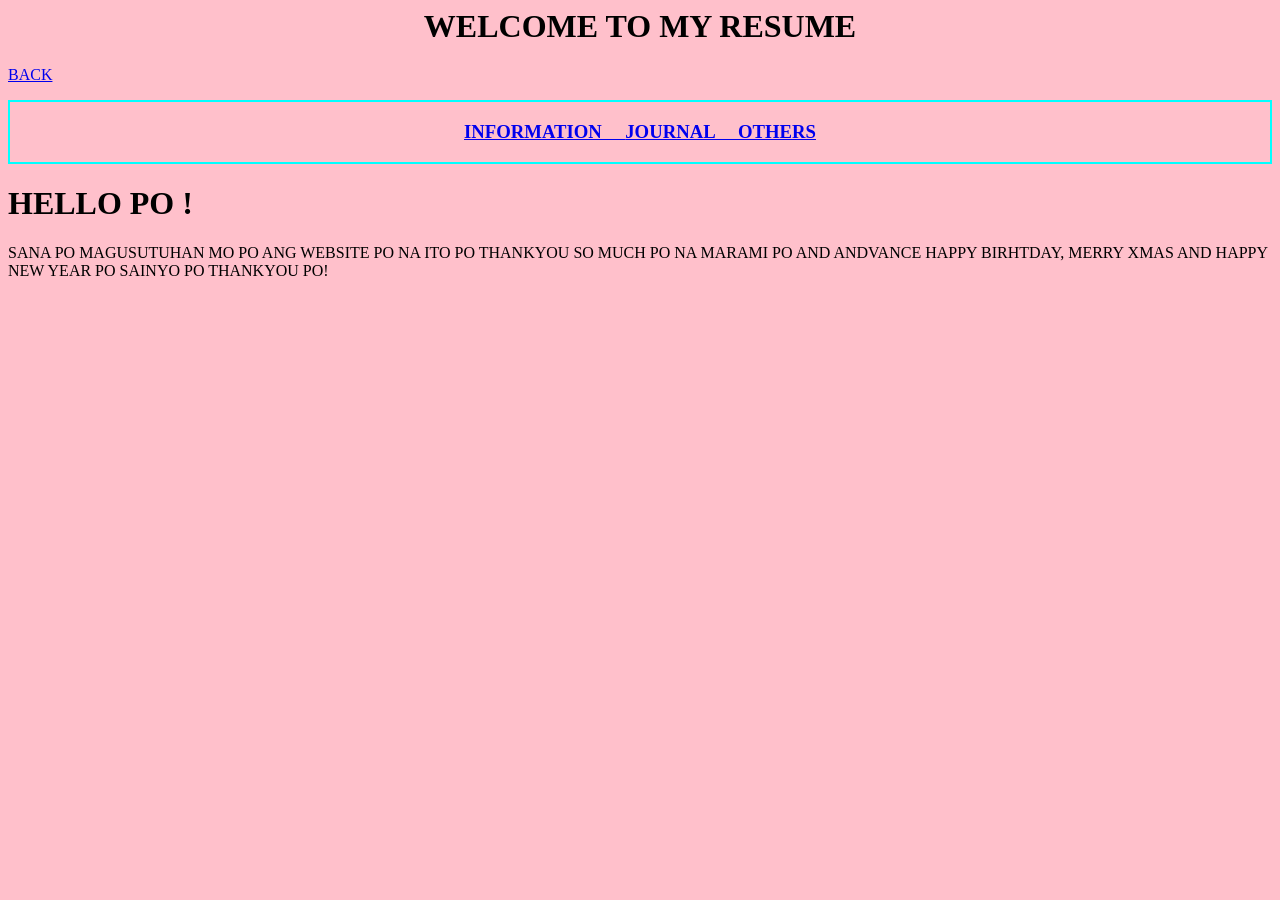
<file: PORTFOLIO/DOMINGO BSIT31A/Domingo.html>
<html>
	<head>
		<title>MY PERSONAL WEBSITE</title>
	</head>
	<body bgcolor="PINK" text="black">
		<h1> <center> WELCOME TO MY RESUME </h1> </center>
       
        <a href ="index.html"> 
            <p> BACK  </p>
        </a>

        <navigation>
         <div style = "border: 2px solid cyan;">
        <h3 align = "center"> <a href = "INFORMATION.html"> 
            INFORMATION  &nbsp;  &nbsp;
        </a>

         <a href = "Journal.html"> 
            JOURNAL   &nbsp;  &nbsp;
        </a>

         <a href = "Others.html"> 
            OTHERS 
        </a>
       </div>
       </navigation>

        <h1> HELLO PO ! </h1>

        <p> SANA PO MAGUSUTUHAN MO PO ANG WEBSITE PO NA ITO PO THANKYOU SO MUCH PO NA MARAMI PO AND ANDVANCE HAPPY BIRHTDAY, MERRY XMAS AND HAPPY NEW YEAR PO SAINYO PO THANKYOU PO!</p>

	</body>
</html>
</file>
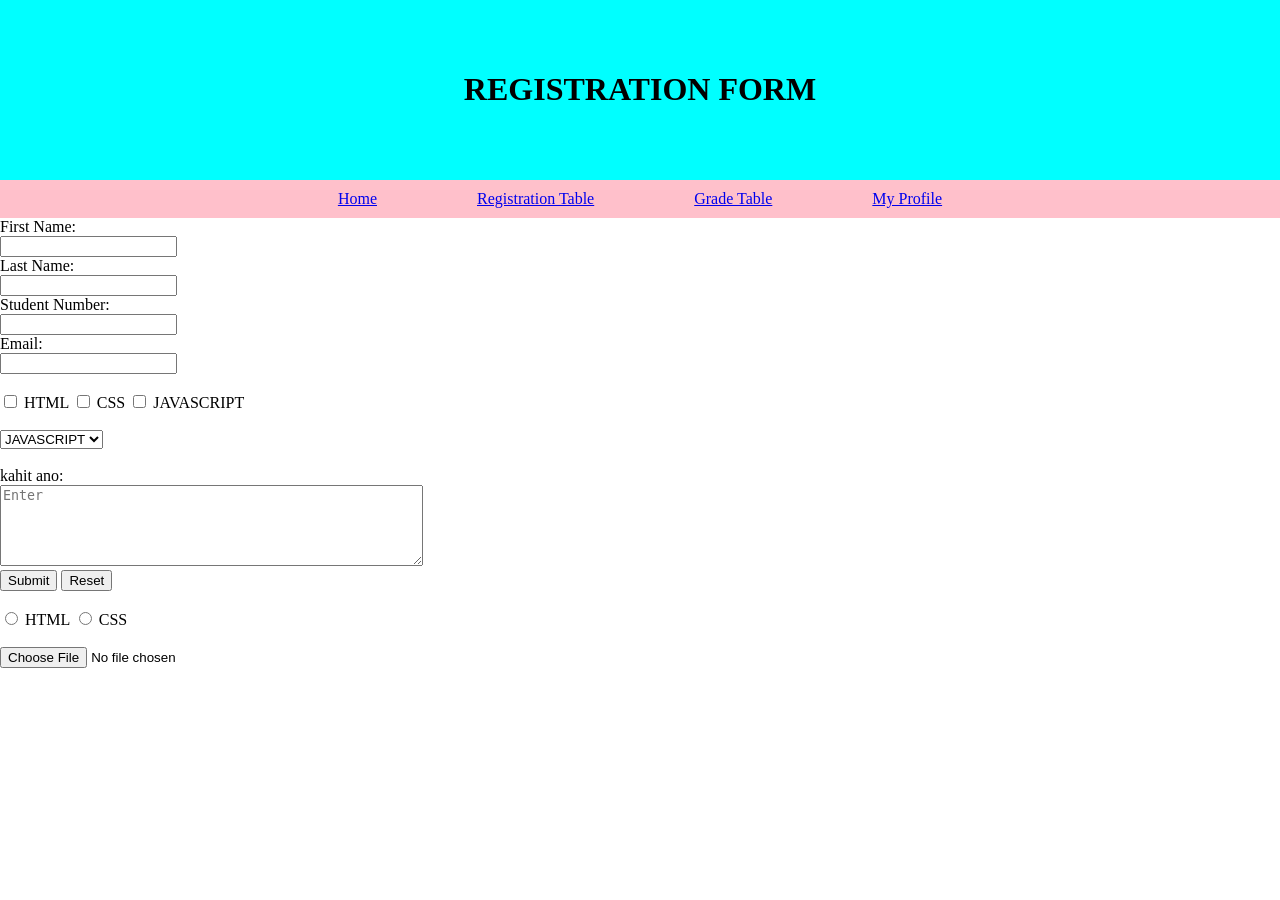
<file: PORTFOLIO/DOMINGO BSIT31A/Form.html>
<!DOCTYPE html>
<html lang="en">
<head>
    <title> Registration Form </title>
</head>

<body style="margin: 0;">
   
    <header style="background-color: aqua; padding: 50px; text-align: center;"> 
        <h1> REGISTRATION FORM </h1> 
    </header>

    <nav style="background-color: pink; display:flex; justify-content: center; gap: 100px; padding: 10px;">
        <a href="Home.html"> Home </a>
        <a href="Form.html"> Registration Table </a>
        <a href="Table.html"> Grade Table </a>
        <a href="Profile.html"> My Profile </a>
    </nav>

    <form>
        First Name:
        <br>
        <input type ="Text" name="First Name"/>
        <br>
        Last Name:
        <br>
        <input type ="Text" name="Last Name"/>
        <br>
         Student Number:
        <br>
         <input type ="Text" name="Student Number"/>
        <br>
         Email:
        <br>
        <input type ="Text" name="Email"/>
    </form>

    <BR> 

    <form>
        <input type="checkbox" name="HTML" value="on"> HTML
        <input type="checkbox" name="CSS" value="on"> CSS
        <input type="checkbox" name="JAVSCRIPT" value="on"> JAVASCRIPT
    </form>

    <BR> 

    <form>
        <select name="dropdown">
        <option value= "HTML" selected> HTML</option>
        <option value= "CSS" selected> CSS</option>
        <option value= "JAVASCRIPT" selected> JAVASCRIPT</option>
        </select>
    </form>

    <BR>

    <form>
        kahit ano: 
        <br>
        <textarea rows="5" cols="50" name="description" placeholder=Enter></textarea>
    </form>

    <form>
        <input type="submit" name="submit" value="Submit" />
        <input type="reset" name="reset"  value="Reset" />
    </form>

    <BR>

    <form>
    <input type="radio" name="CHOOSE" value="HTML"> HTML
    <input type="radio" name="CHOOSE" value="CSS"> CSS
    </form>

    <br>

    <form>
        <input type="file" name="fileupload" accept="image/*" />
    </form>

</body>
</html>
</file>
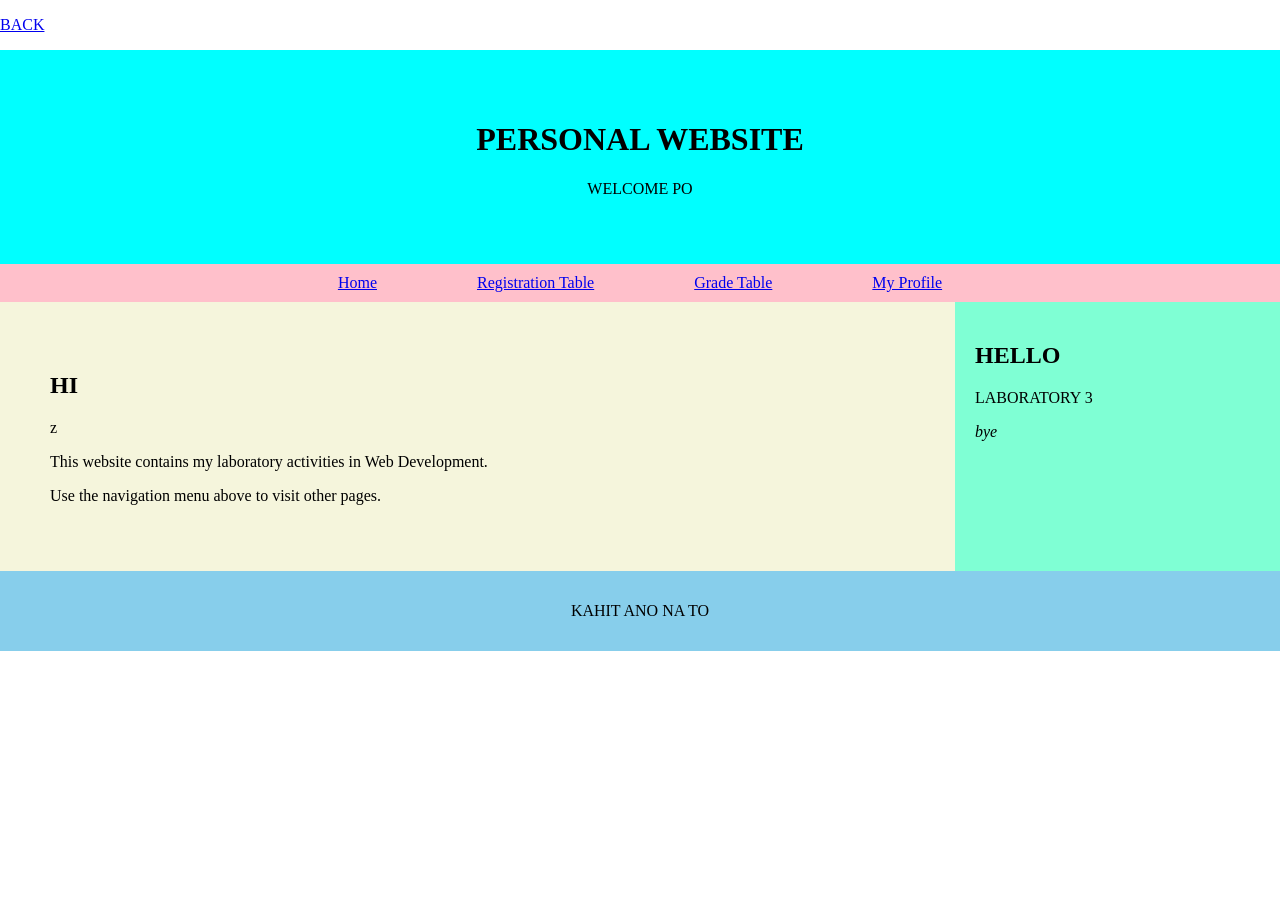
<file: PORTFOLIO/DOMINGO BSIT31A/Home.html>
<!DOCTYPE html>
<html lang="en">
<head>
    <title> HOME </title>
    </head>

<body style="margin: 0;">

    <a href ="index.html"> 
        <p> BACK  </p>
    </a>
   
    <header style="background-color: aqua; padding: 50px; text-align: center;"> 
        <h1>  PERSONAL WEBSITE </h1> 
        <p> WELCOME PO </p>
    </header>

    <nav style="background-color: pink; display:flex; justify-content: center; gap: 100px; padding: 10px;">
        <a href="Home.html"> Home </a>
        <a href="Form.html"> Registration Table </a>
        <a href="Table.html"> Grade Table </a>
        <a href="Profile.html"> My Profile </a>
    </nav>

        <div style="display: flex;"> 
        
        <section style="background-color: beige; flex: 3; padding: 50px;">
            <h2> HI </h2> z
            <p> This website contains my laboratory activities in Web Development. </p>
            <p> Use the navigation menu above to visit other pages. </p>
        </section>

        <aside style="background-color: aquamarine; flex: 1; padding: 20px">
            <h2> HELLO </h2>
            <p> LABORATORY 3 </p>
            <i> bye </i>
        </aside>
        </div>

        <footer style="background-color: skyblue; text-align: center; padding: 15px;">
            <p> KAHIT ANO NA TO </p>
        </footer>
    </nav>
</body>
</html>
</file>
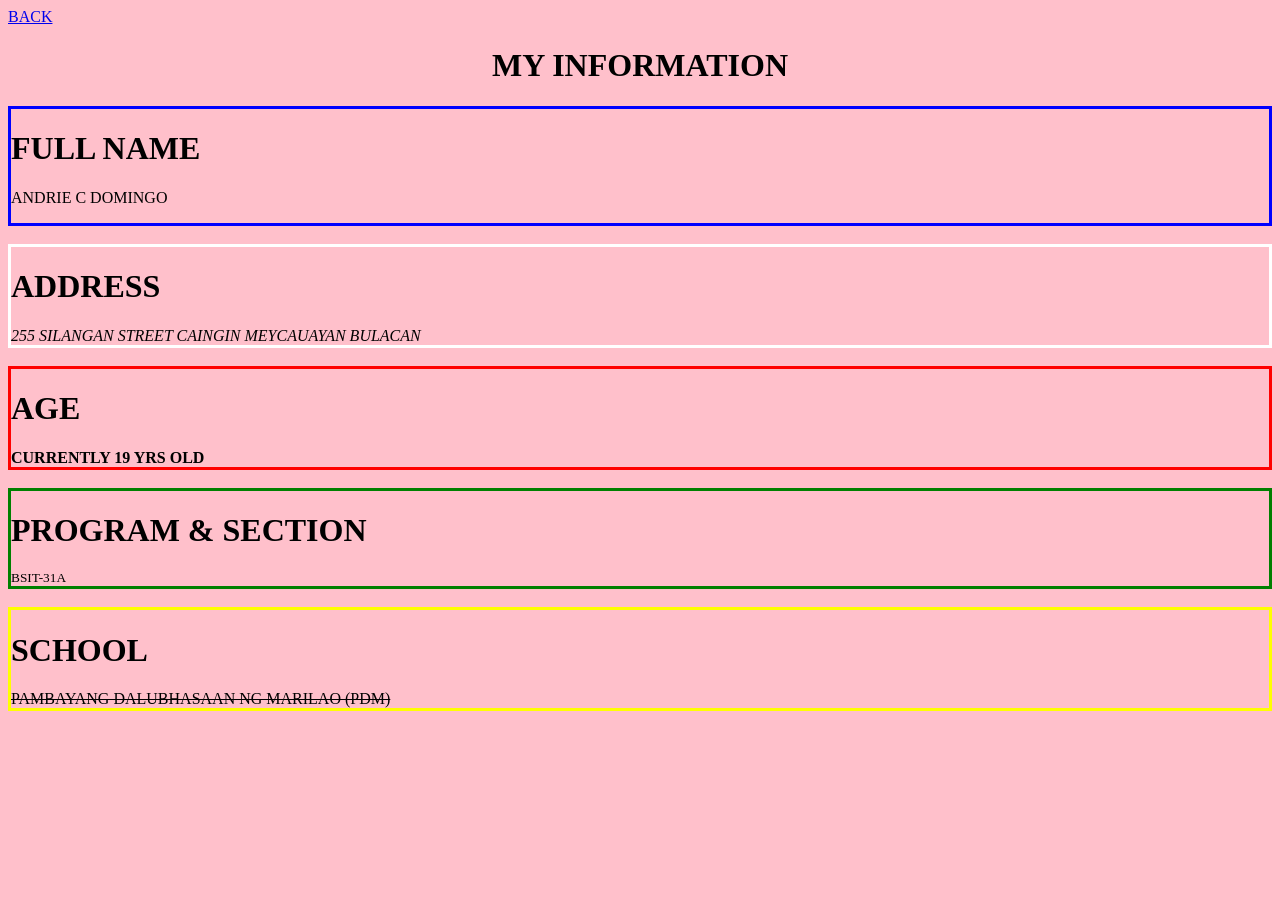
<file: PORTFOLIO/DOMINGO BSIT31A/INFORMATION.html>
<html>
	<head>
        
        <a href ="Domingo.html"> 
            <p> BACK  </p>
        </a>

		<title>MY INFORMATION</title>
	</head>
	<body bgcolor="PINK" text="black">
	<h1> <center> MY INFORMATION </h1> </center>

        <div style = "border: 3px solid blue;"> 
        <h1> FULL NAME</h1>
        <p> ANDRIE C DOMINGO </p>
        </div>
        <br>
       
        <div style = "border: 3px solid white;"> 
        <h1> ADDRESS </h1>
        <em> 255 SILANGAN STREET CAINGIN MEYCAUAYAN BULACAN </em>
        </div>
        <br>
        
        <div style = "border: 3px solid red;"> 
        <h1> AGE </h1>
        <strong> CURRENTLY 19 YRS OLD </strong>
        </div>
        <br>
        
        <div style = "border: 3px solid green;"> 
        <h1> PROGRAM & SECTION </h1>
        <small> BSIT-31A </small>
        </div>
        <br>

        <div style = "border: 3px solid yellow;"> 
        <h1> SCHOOL </h1>
        <strike> PAMBAYANG DALUBHASAAN NG MARILAO (PDM) </strike>
        </div>
        <br>
</file>
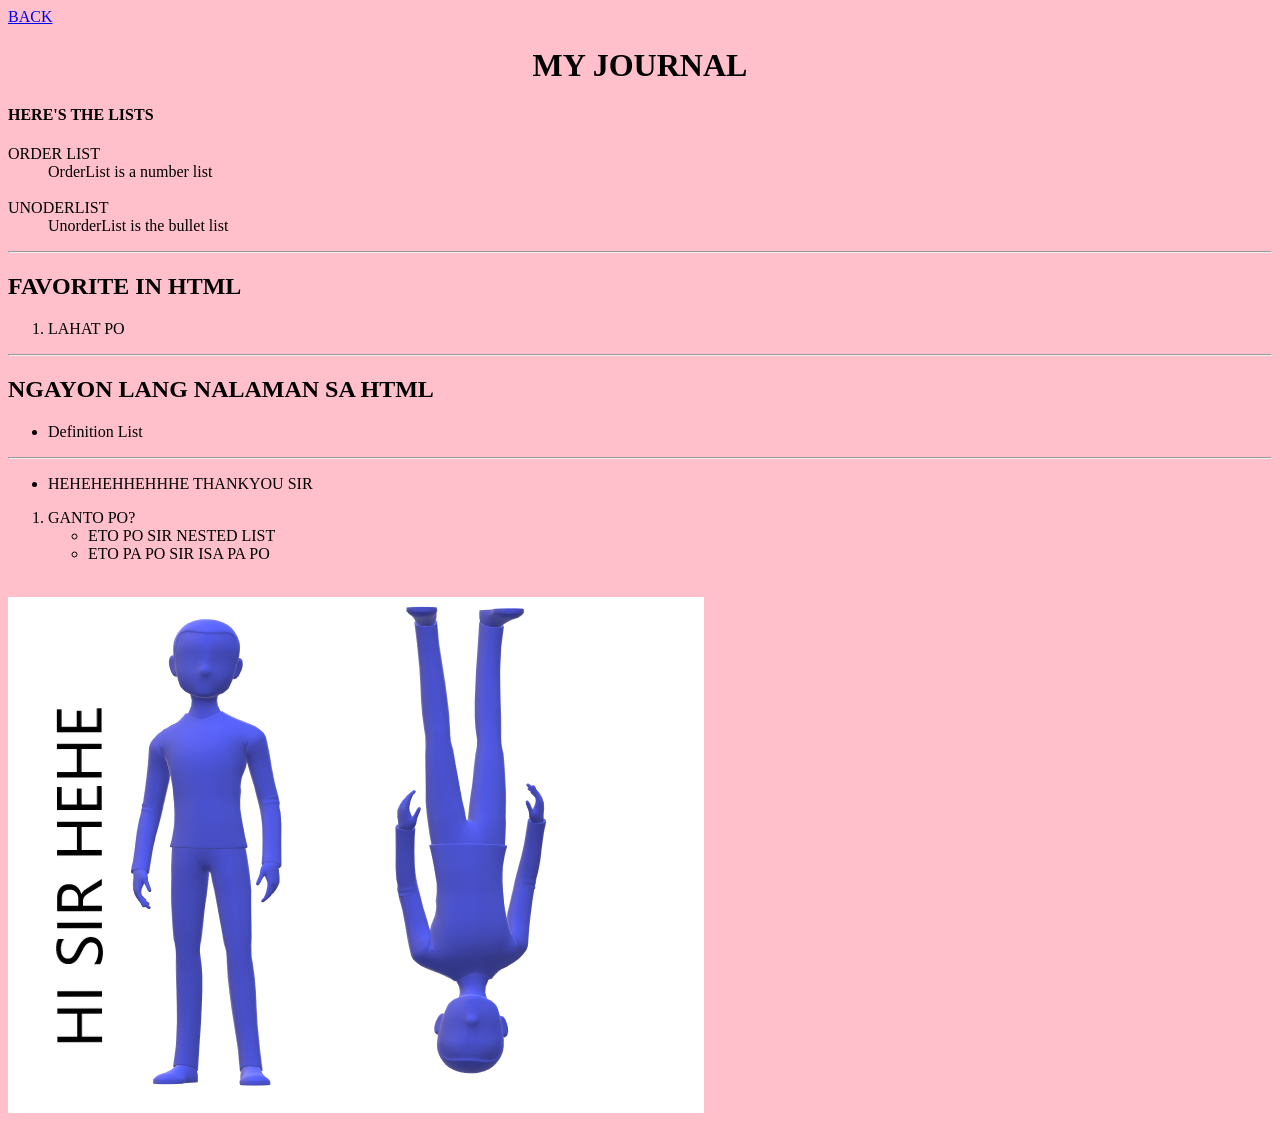
<file: PORTFOLIO/DOMINGO BSIT31A/Journal.html>
<html>
<head>
            
<a href ="Domingo.html"> 
<p> BACK  </p>
</a>

<title> JOURNAL </title>
</head>
<body bgcolor="PINK" text="black">
<h1> <center> MY JOURNAL </h1> </center>

<dl>
<h4> HERE'S THE LISTS </h4>
<dt>ORDER LIST</dt>
<dd> OrderList is a number list </dd>
<br> 
 <dt>UNODERLIST</dt>
<dd> UnorderList is the bullet list </dd>

 </dl>

 <hr> 

<h2> FAVORITE IN HTML </h2>
<ol>
<li> LAHAT PO </li>
</ol>

<hr> 

<h2> NGAYON LANG NALAMAN SA HTML  </h2>
<ul>
<li> Definition List </li>
</ul>

<hr> 

<ul>
<li> HEHEHEHHEHHHE THANKYOU SIR </li>
</ul>
    

<ol>
<LI>GANTO PO?</LI>

<ul>
<li> ETO PO SIR NESTED LIST </li>
<li> ETO PA PO SIR ISA PA PO </li>
</ul>
</ol>
<BR>




<img src="IMG.png">

</body>
</html>
</file>
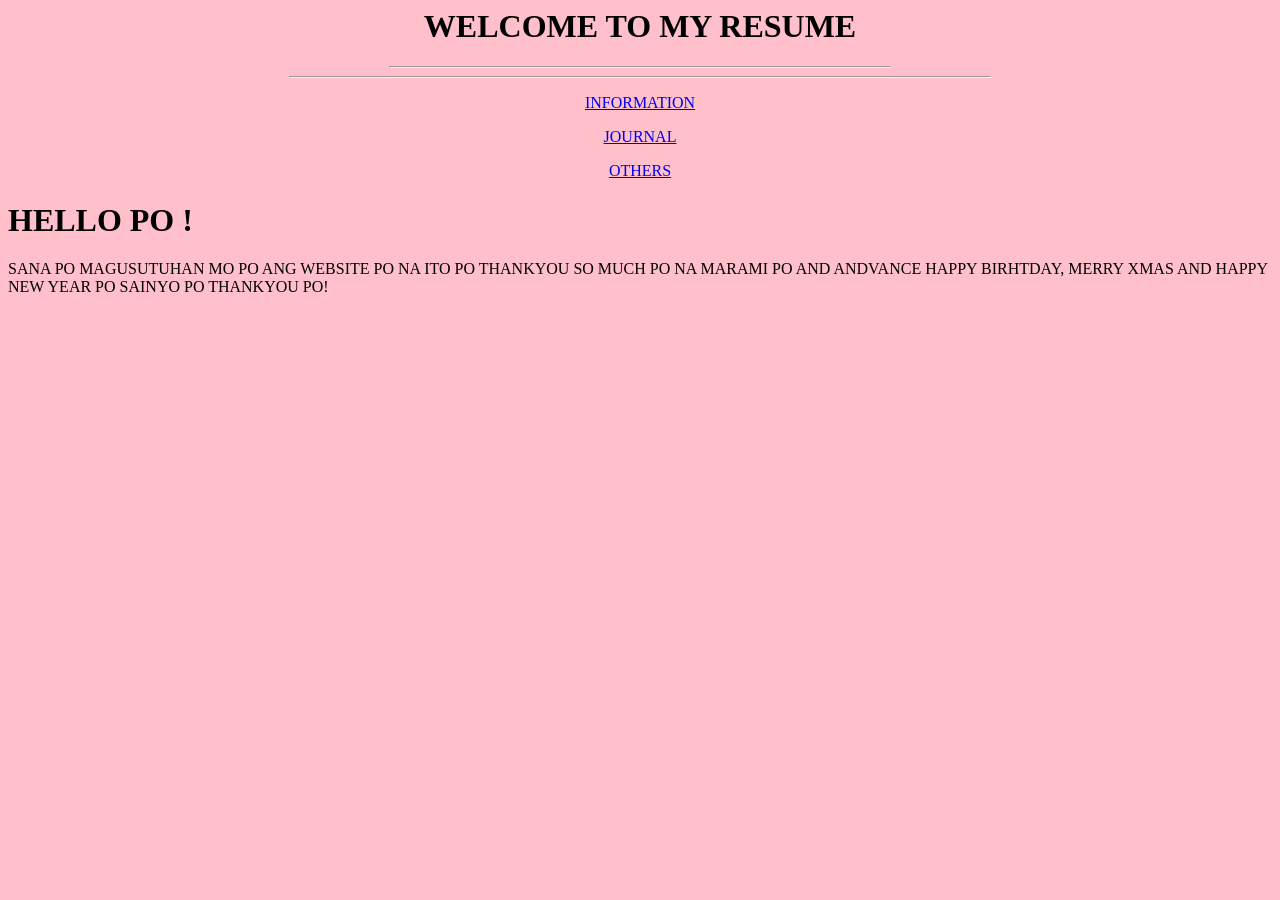
<file: PORTFOLIO/DOMINGO BSIT31A/MY PERSONAL WEBSITE.html>
<!-- saved from url=(0041)file:///D:/DOMINGO%20BSIT31A/Domingo.html -->
<html><head><meta http-equiv="Content-Type" content="text/html; charset=windows-1252">
		<title>MY PERSONAL WEBSITE</title>
	</head>
	<body bgcolor="PINK" text="black">
		<h1> <center> WELCOME TO MY RESUME </center></h1> 
        <hr width="500">  
         <hr width="700"> 
        
        <center>
        <a href="file:///D:/DOMINGO%20BSIT31A/INFORMATION.html"> 
            <p> INFORMATION  </p>
        </a>

         <a href="file:///D:/DOMINGO%20BSIT31A/Journal.html"> 
            <p> JOURNAL  </p>
        </a>

         <a href="file:///D:/DOMINGO%20BSIT31A/Others.html"> 
            <p> OTHERS </p>
        </a>
        </center> 

        <h1> HELLO PO ! </h1>

        <p> SANA PO MAGUSUTUHAN MO PO ANG WEBSITE PO NA ITO PO THANKYOU SO MUCH PO NA MARAMI PO AND ANDVANCE HAPPY BIRHTDAY, MERRY XMAS AND HAPPY NEW YEAR PO SAINYO PO THANKYOU PO!</p>

	

</body></html>
</file>
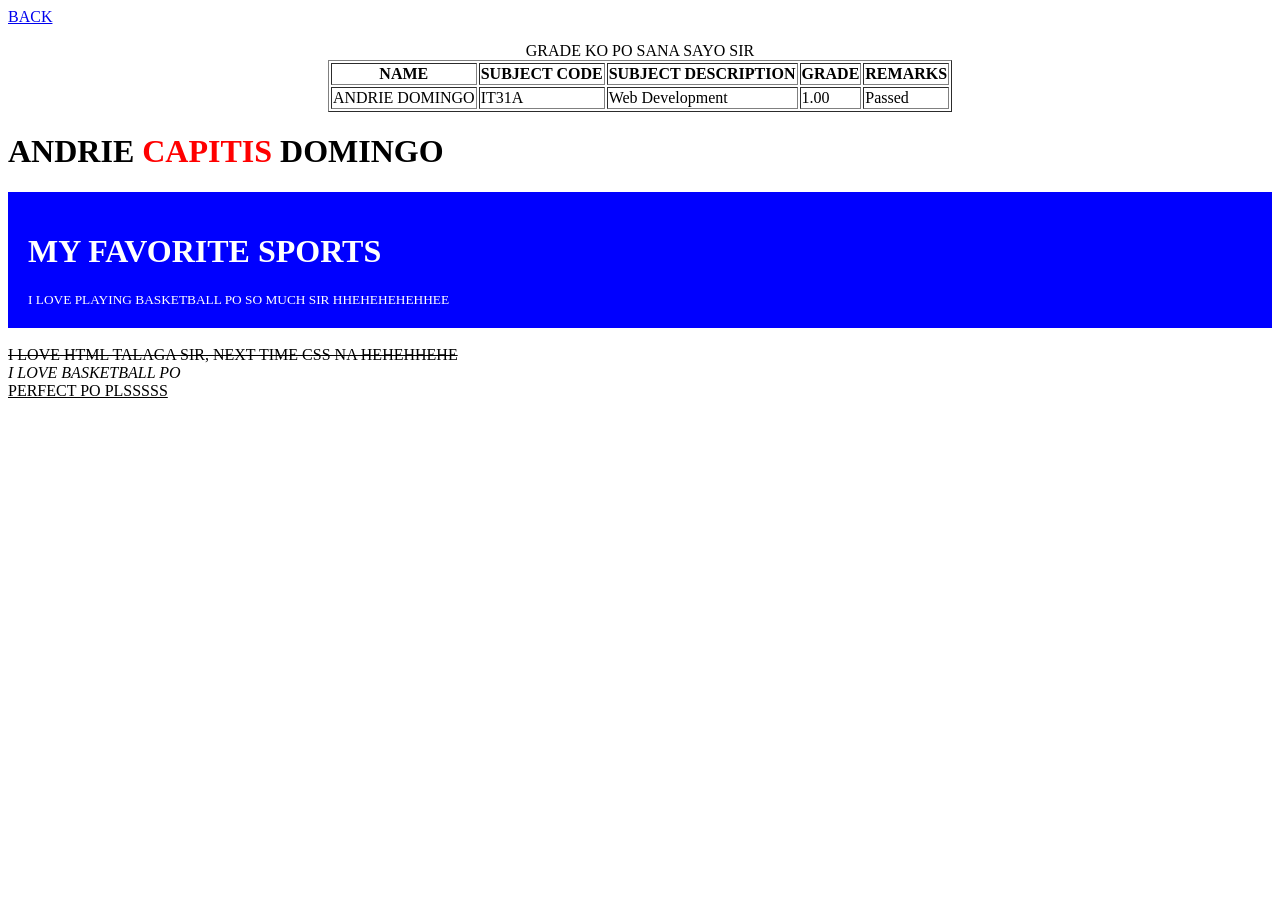
<file: PORTFOLIO/DOMINGO BSIT31A/Others.html>
<html>
<head>
<title>Others</title>
</head>
<body>

     <a href ="Domingo.html"> 
            <p> BACK  </p>
        </a>

<table border=1 align=center>

<caption>GRADE KO PO SANA SAYO SIR </caption>

<tr>
<th> NAME </th>
<th>SUBJECT CODE</th>
<th>SUBJECT DESCRIPTION</th>
<th>GRADE</th>
<th>REMARKS</th>
</tr>

<tr>
<td> ANDRIE DOMINGO </td>
<td>IT31A</td>
<td>Web Development</td>
<td>1.00</td>
<td>Passed</td>
</tr>

</table>

<h1>ANDRIE <span style="color:red">CAPITIS</span> DOMINGO</h1>

<div style="background-color:blue; color:white;padding:20px;">
<h1>MY FAVORITE SPORTS</h1>
<small>I LOVE PLAYING BASKETBALL PO SO MUCH SIR HHEHEHEHEHHEE </small>
</div>

<br>

<strike> I LOVE HTML TALAGA SIR, NEXT TIME CSS NA HEHEHHEHE </strike>
<br>

<i> I LOVE BASKETBALL PO </i>
<br>

<u> PERFECT PO PLSSSSS</u>
<br>
</body>
</html>
</file>
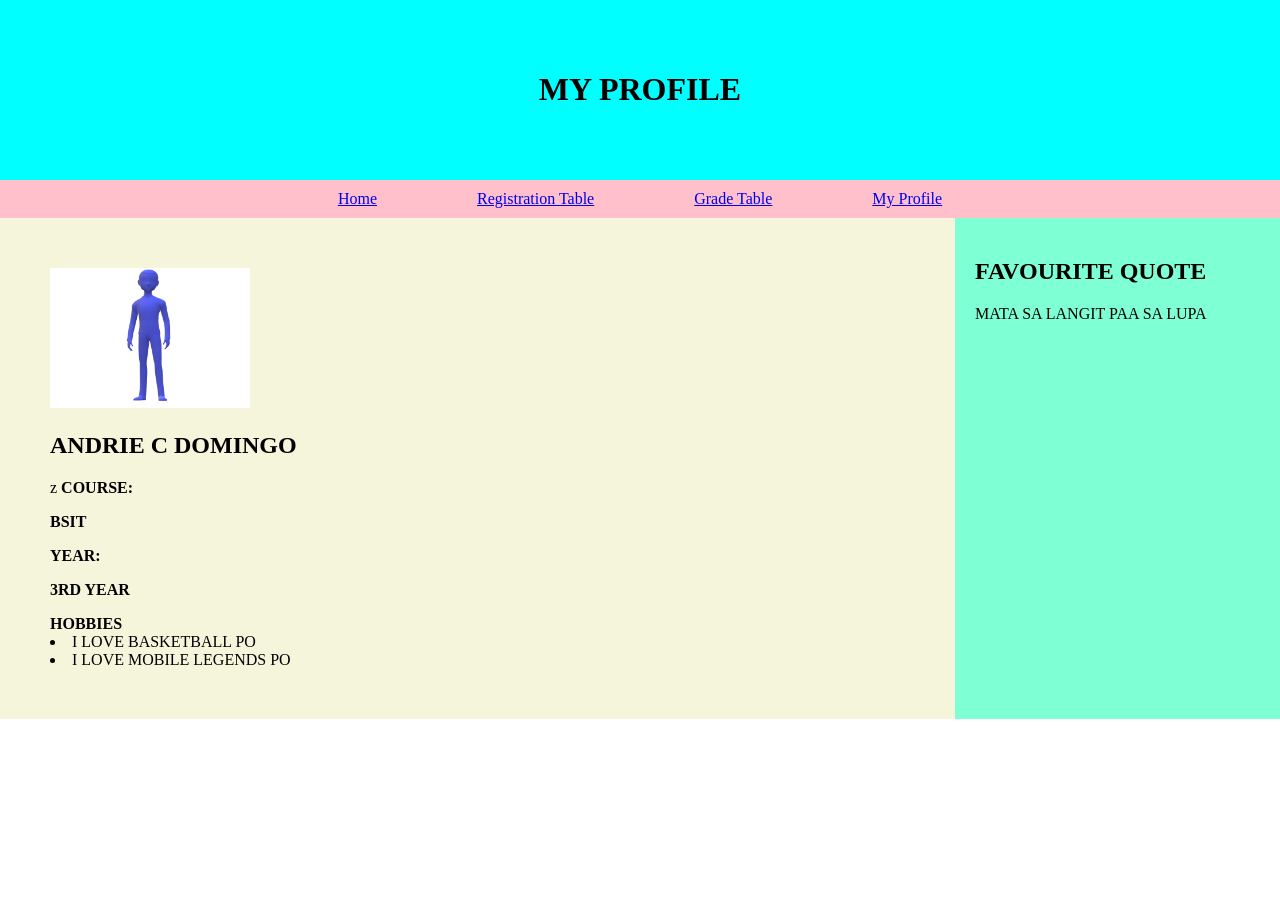
<file: PORTFOLIO/DOMINGO BSIT31A/Profile.html>
<!DOCTYPE html>
<html lang="en">
<head>
    <title> HOME </title>
    </head>

<body style="margin: 0;">
   
    <header style="background-color: aqua; padding: 50px; text-align: center;"> 
        <h1> MY PROFILE </h1> 
        
    </header>

    <nav style="background-color: pink; display:flex; justify-content: center; gap: 100px; padding: 10px;">
        <a href="Home.html"> Home </a>
        <a href="Form.html"> Registration Table </a>
        <a href="Table.html"> Grade Table </a>
        <a href="Profile.html"> My Profile </a>
    </nav>

        <div style="display: flex;"> 
        <section style="background-color: beige; flex: 3; padding: 50px;">
            <img src="Domingo.png" height="140" width="200">
            <h2> ANDRIE C DOMINGO </h2> z
            <b> COURSE: <p> BSIT </p></b>
            <b> YEAR: <p> 3RD YEAR </p></b>
            <b> HOBBIES </b>
            <li> I LOVE BASKETBALL PO </li>
            <li> I LOVE MOBILE LEGENDS  PO </li>
        </section>

        <aside style="background-color: aquamarine; flex: 1; padding: 20px">
            <h2> FAVOURITE QUOTE </h2>
            <p> MATA SA LANGIT PAA SA LUPA </p>      
        </aside>
        </div>
    </nav>
</body>
</html>
</file>
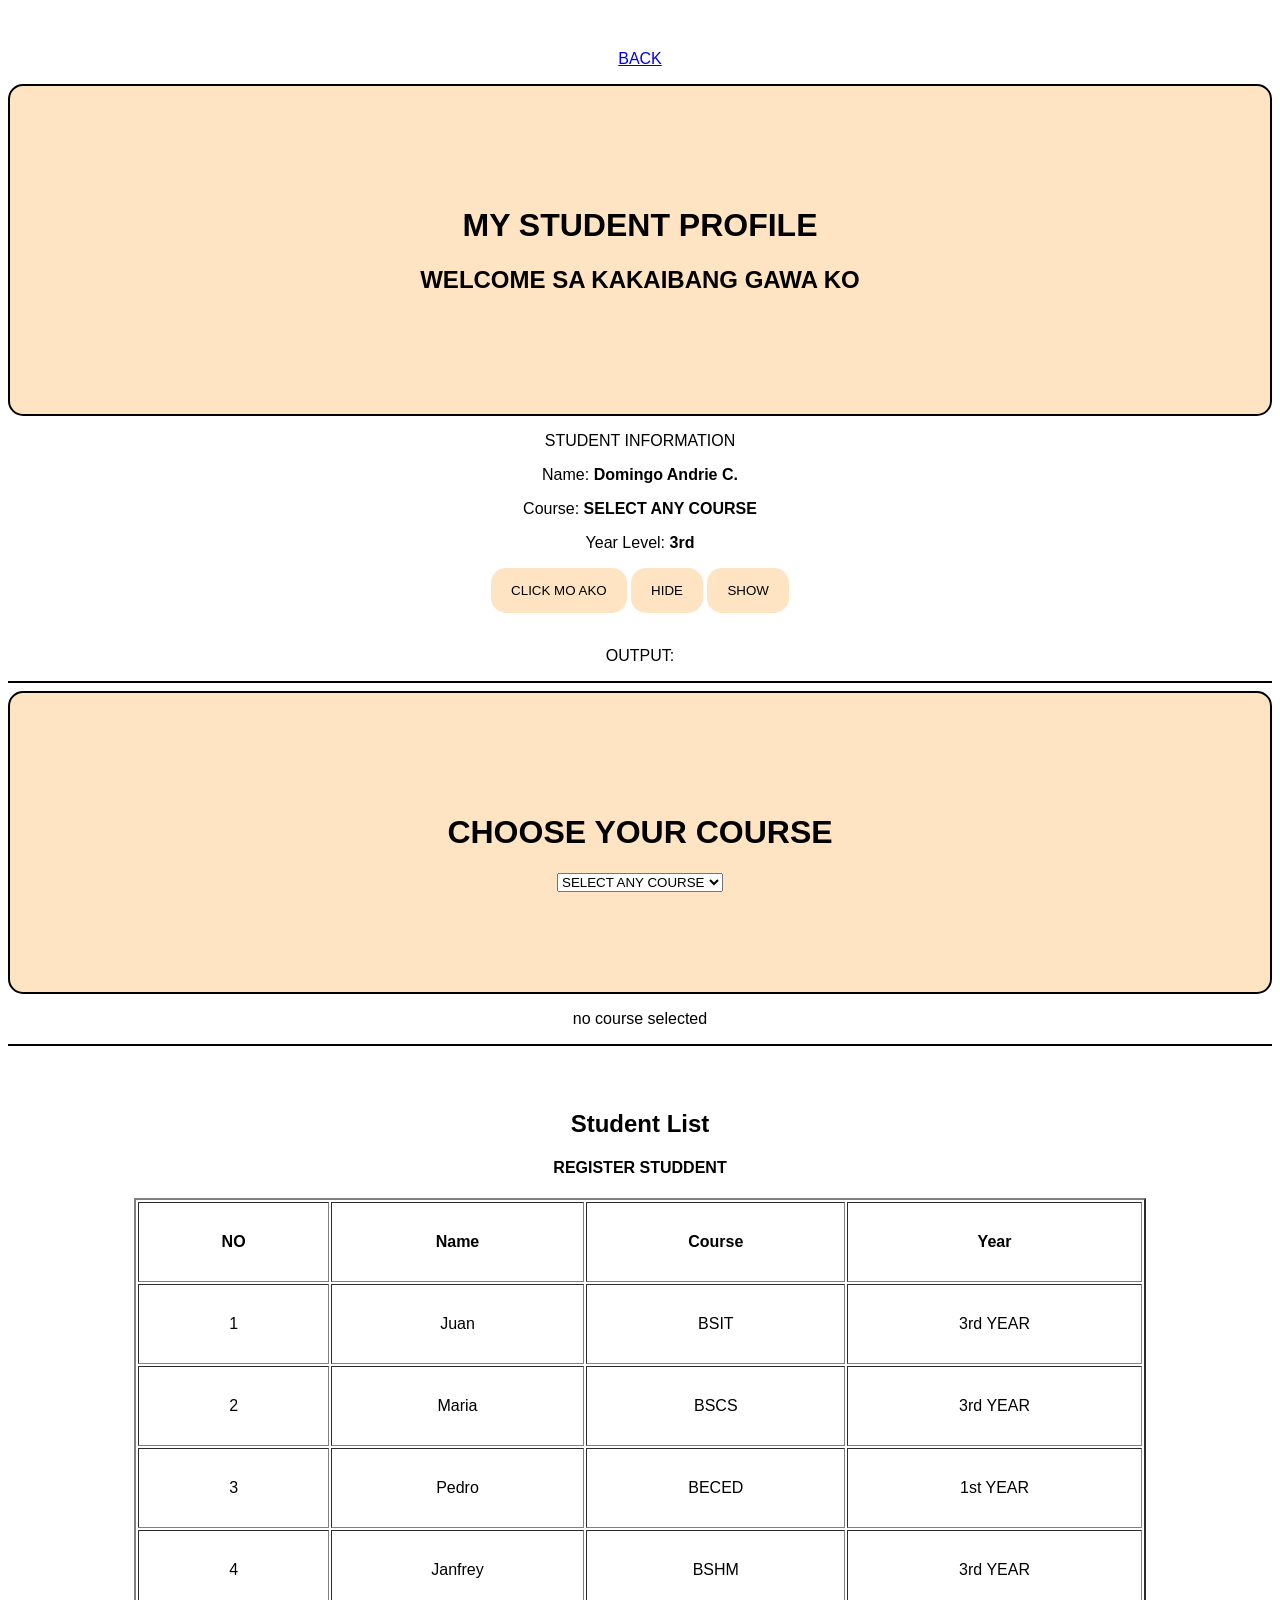
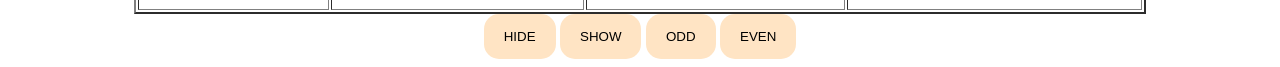
<file: PORTFOLIO/DOMINGO BSIT31A/Student.html>
<!DOCTYPE html>
<html lang="en">
<head>
    <meta charset="UTF-8">
    <meta name="viewport" content="width=device-width, initial-scale=1.0">
    <title>Document</title>
    <script src="https://code.jquery.com/jquery-3.7.1.min.js"> </script>
    
</head>
     <a href ="index.html"> 
        <p> BACK  </p>
    </a>
       <style>
        body {
            text-align: center;
            margin-top: 50px;
            font-family: Arial, Helvetica, sans-serif;
        }

        .card1{
            background-color: bisque;
            margin: auto;
            padding: 100px;
            border-radius: 15px;
            border: solid 2px black;
        }

        .course2{
            background-color: bisque;
            margin: auto;
            padding: 100px;
            border-radius: 15px;
            border: solid 2px black;
            text-align: center;
        }

        button{
            background-color: bisque;
            margin: auto;
            padding: 15px 20px;
            border: none;
            border-radius: 15px;
        }

        h1{
            text-align: center;
        }

        .container{
            display: flex;
            justify-content: center;
        }
        th,td {
            padding: 30px;
        }
        table{
            width: 80%;
        }
       </style>

<body>

    <div class="card1">
    <h1 id="intro"> MY STUDENT PROFILE </h1>
    <h2 class="p1"> WELCOME SA KAKAIBANG GAWA KO </h2>
    </div>
    
    <div id="card2">
    <p> STUDENT INFORMATION </p>
    <p> Name:  <b> Domingo Andrie C. </b> </p>
    <p> Course:  <b id="Course"> SELECT ANY COURSE </b> </p>
    <p> Year Level: <b> 3rd </b> </p>
    </div>

    <div class="card">
    <button id="btnf"> CLICK MO AKO </button>
    <button id="hide"> HIDE </button>
    <button id="show"> SHOW  </button>
    <br> <br>
    </div>

    <p id="message"> OUTPUT: </p>

    <hr color="black">

    <div class="course2">

    <h1> CHOOSE YOUR COURSE </h1>
    
    <select id="course2">
        <option value="SELECT"> SELECT ANY COURSE </option>
        <option value="BSIT"> BSIT </option>
        <option value="BSCS"> BSCS </option>
        <option value="BSTM"> BSTM </option>
    </select>
    </div>

    <div class="message2">
    <p id="message2"> no course selected </p>
    <hr color="black">
    </div>

        <br>
        <br>
    <h2>  Student List </h2>

    <h4> REGISTER STUDDENT </h4>

    <div class="container">
     <table border="2" id="table">
            <tr> 
                <th>NO</th>
                <th>Name</th>
                <th>Course</th>
                <th>Year</th>
            </tr>

            <tr>
                <td>1</td>
                <td>Juan</td>
                <td>BSIT</td>
                <td>3rd YEAR</td>
            </tr>

            <tr>
                <td>2</td>
                <td>Maria</td>
                <td>BSCS</td>
                <td>3rd YEAR </td>
            </tr>

            <tr>
                <td>3</td>
                <td>Pedro</td>
                <td>BECED</td>
                <td>1st YEAR</td>
            </tr>

            <tr>
                <td>4</td>
                <td>Janfrey</td>
                <td>BSHM</td>
                <td>3rd YEAR</td>
            </tr>
        </table>
        </div>

        <button id="h"> HIDE </button>
    <button id="s"> SHOW  </button>

    
        <button id="hs"> ODD </button>
    <button id="ss"> EVEN  </button>
   
    <script src="scriptt.js"> </script>
</body>


</html>
</file>
<file: PORTFOLIO/DOMINGO BSIT31A/style.css>
@import url('https://fonts.googleapis.com/css2?family=Plus+Jakarta+Sans:wght@300;400;500;600;700;800&family=Space+Grotesk:wght@500;700&display=swap');

:root {
  --bg-main: #0a0f1d;
  --bg-card: #131d33;
  --bg-card-hover: #1a2744;
  --header-bg: rgba(10, 15, 29, 0.85);
  --border-color: #1e293b;
  --border-glow: rgba(34, 211, 238, 0.3);
  --primary: #06b6d4;
  --primary-light: #22d3ee;
  --primary-dark: #0891b2;
  --primary-glow: rgba(34, 211, 238, 0.4);
  --text-main: #f8fafc;
  --text-muted: #94a3b8;
  --text-sub: #cbd5e1;
  --accent: #38bdf8;
  --hero-gradient: linear-gradient(135deg, #071727 0%, #0f354f 45%, #155e75 100%);
  --radius-sm: 8px;
  --radius-md: 14px;
  --radius-lg: 20px;
  --radius-full: 9999px;
  --transition: all 0.25s cubic-bezier(0.4, 0, 0.2, 1);
}

* {
  box-sizing: border-box;
  margin: 0;
  padding: 0;
}

html {
  scroll-behavior: smooth;
}

body {
  font-family: 'Plus Jakarta Sans', sans-serif;
  background-color: var(--bg-main);
  color: var(--text-main);
  line-height: 1.6;
  min-height: 100vh;
  display: flex;
  flex-direction: column;
  overflow-x: hidden;
}

/* Container */
.container {
  max-width: 1100px;
  width: 92%;
  margin: 0 auto;
}

/* Header & Navigation Bar */
.header {
  background: var(--header-bg);
  backdrop-filter: blur(14px);
  -webkit-backdrop-filter: blur(14px);
  border-bottom: 1px solid rgba(255, 255, 255, 0.08);
  position: sticky;
  top: 0;
  z-index: 100;
  padding: 16px 0;
  transition: var(--transition);
}

.nav-container {
  display: flex;
  justify-content: space-between;
  align-items: center;
}

.logo {
  font-family: 'Space Grotesk', sans-serif;
  font-size: 1.45rem;
  font-weight: 700;
  color: var(--primary-light);
  text-decoration: none;
  letter-spacing: 0.5px;
  display: flex;
  align-items: center;
  gap: 8px;
  transition: var(--transition);
}

.logo:hover {
  color: #ffffff;
  text-shadow: 0 0 16px var(--primary-glow);
}

/* Navigation Links / Buttons */
.nav-links {
  display: flex;
  align-items: center;
  gap: 24px;
  list-style: none;
}

.nav-link {
  color: var(--text-sub);
  text-decoration: none;
  font-size: 0.95rem;
  font-weight: 500;
  padding: 6px 4px;
  position: relative;
  transition: var(--transition);
}

.nav-link:hover {
  color: var(--primary-light);
}

.nav-link.active {
  color: var(--primary-light);
  font-weight: 600;
}

.nav-link.active::after,
.nav-link:hover::after {
  content: '';
  position: absolute;
  bottom: 0;
  left: 0;
  width: 100%;
  height: 2px;
  background: var(--primary-light);
  border-radius: 2px;
  box-shadow: 0 0 8px var(--primary-light);
}

.nav-btn {
  background: linear-gradient(135deg, var(--primary), var(--primary-dark));
  color: #ffffff;
  padding: 8px 18px;
  border-radius: var(--radius-sm);
  font-weight: 600;
  font-size: 0.9rem;
  text-decoration: none;
  border: 1px solid rgba(255, 255, 255, 0.15);
  transition: var(--transition);
  display: inline-flex;
  align-items: center;
  gap: 6px;
  box-shadow: 0 4px 14px rgba(6, 182, 212, 0.25);
}

.nav-btn:hover {
  background: linear-gradient(135deg, var(--primary-light), var(--primary));
  transform: translateY(-2px);
  box-shadow: 0 6px 20px rgba(6, 182, 212, 0.45);
}

/* Hero Section */
.hero-wrapper {
  position: relative;
  background: var(--hero-gradient);
  padding: 70px 0 90px;
  overflow: hidden;
}

/* Ambient Floating Bubbles / Bokeh */
.hero-particles {
  position: absolute;
  inset: 0;
  pointer-events: none;
  overflow: hidden;
  z-index: 1;
}

.particle {
  position: absolute;
  border-radius: 50%;
  background: radial-gradient(circle, rgba(255, 255, 255, 0.22) 0%, rgba(34, 211, 238, 0.08) 70%, transparent 100%);
  animation: floatParticle 8s infinite ease-in-out alternate;
}

.p1 { width: 140px; height: 140px; top: 10%; left: 15%; animation-duration: 9s; }
.p2 { width: 90px; height: 90px; top: 55%; left: 35%; animation-duration: 7s; }
.p3 { width: 160px; height: 160px; top: 30%; right: 40%; animation-duration: 11s; }
.p4 { width: 70px; height: 70px; bottom: 25%; left: 10%; animation-duration: 6s; }
.p5 { width: 110px; height: 110px; bottom: 20%; right: 25%; animation-duration: 10s; }

@keyframes floatParticle {
  0% { transform: translateY(0px) scale(1); opacity: 0.35; }
  50% { transform: translateY(-20px) scale(1.08); opacity: 0.6; }
  100% { transform: translateY(-40px) scale(0.95); opacity: 0.4; }
}

.hero-content {
  position: relative;
  z-index: 2;
  display: flex;
  align-items: center;
  justify-content: space-between;
  gap: 40px;
}

.hero-text {
  flex: 1;
  max-width: 580px;
}

.badge {
  display: inline-flex;
  align-items: center;
  gap: 6px;
  background: rgba(15, 23, 42, 0.6);
  border: 1px solid rgba(34, 211, 238, 0.3);
  color: var(--primary-light);
  font-size: 0.8rem;
  font-weight: 700;
  padding: 5px 14px;
  border-radius: var(--radius-full);
  margin-bottom: 20px;
  text-transform: uppercase;
  letter-spacing: 1px;
}

.hero-title {
  font-family: 'Space Grotesk', sans-serif;
  font-size: 3.2rem;
  font-weight: 800;
  color: #ffffff;
  line-height: 1.15;
  margin-bottom: 12px;
}

.hero-desc {
  font-size: 1.15rem;
  color: var(--text-sub);
  margin-bottom: 10px;
  font-weight: 400;
}

.hero-typing {
  font-size: 1.15rem;
  color: var(--primary-light);
  font-weight: 600;
  margin-bottom: 28px;
  display: flex;
  align-items: center;
}

.typing-cursor {
  display: inline-block;
  margin-left: 4px;
  animation: blink 1s infinite;
  color: var(--primary-light);
  font-weight: 300;
}

@keyframes blink {
  0%, 100% { opacity: 1; }
  50% { opacity: 0; }
}

/* Button Group */
.btn-group {
  display: flex;
  flex-wrap: wrap;
  gap: 14px;
  align-items: center;
}

.btn-primary {
  background: #00adb5;
  color: #ffffff;
  font-weight: 700;
  font-size: 0.95rem;
  padding: 13px 26px;
  border-radius: var(--radius-sm);
  text-decoration: none;
  display: inline-flex;
  align-items: center;
  gap: 8px;
  border: none;
  cursor: pointer;
  box-shadow: 0 4px 18px rgba(0, 173, 181, 0.4);
  transition: var(--transition);
}

.btn-primary:hover {
  background: #06b6d4;
  transform: translateY(-2px);
  box-shadow: 0 8px 25px rgba(6, 182, 212, 0.55);
}

.btn-secondary {
  background: rgba(15, 23, 42, 0.5);
  color: var(--text-main);
  font-weight: 600;
  font-size: 0.95rem;
  padding: 12px 24px;
  border-radius: var(--radius-sm);
  text-decoration: none;
  display: inline-flex;
  align-items: center;
  gap: 8px;
  border: 1px solid rgba(255, 255, 255, 0.2);
  cursor: pointer;
  transition: var(--transition);
  backdrop-filter: blur(8px);
}

.btn-secondary:hover {
  background: rgba(255, 255, 255, 0.1);
  border-color: var(--primary-light);
  color: var(--primary-light);
  transform: translateY(-2px);
}

/* Right Side: Profile Picture Container */
.hero-avatar-side {
  display: flex;
  flex-direction: column;
  align-items: center;
  text-align: center;
}

.avatar-label {
  font-size: 0.95rem;
  font-weight: 700;
  color: #ffffff;
  margin-bottom: 12px;
  letter-spacing: 0.5px;
  text-shadow: 0 2px 4px rgba(0, 0, 0, 0.5);
}

.profile-circle-container {
  position: relative;
}

.toggle-checkbox {
  display: none;
}

.circle-img-wrapper {
  display: block;
  width: 230px;
  height: 230px;
  border-radius: 50%;
  cursor: pointer;
  position: relative;
  padding: 4px;
  background: linear-gradient(135deg, var(--primary-light), #3b82f6);
  box-shadow: 0 0 30px rgba(34, 211, 238, 0.65), 0 0 10px rgba(34, 211, 238, 0.4);
  transition: transform 0.3s cubic-bezier(0.34, 1.56, 0.64, 1), box-shadow 0.3s ease;
}

.circle-img-wrapper:hover {
  transform: scale(1.04);
  box-shadow: 0 0 45px rgba(34, 211, 238, 0.85), 0 0 20px rgba(34, 211, 238, 0.5);
}

.circle-profile-img {
  width: 100%;
  height: 100%;
  border-radius: 50%;
  object-fit: cover;
  display: block;
  background-color: #ffffff;
}

/* Image Toggle Logic */
.circle-img-wrapper .main-img {
  display: block;
}

.circle-img-wrapper .alt-img {
  display: none;
}

.toggle-checkbox:checked + .circle-img-wrapper .main-img {
  display: none;
}

.toggle-checkbox:checked + .circle-img-wrapper .alt-img {
  display: block;
}

/* Hero Wave Divider */
.hero-wave {
  position: absolute;
  bottom: 0;
  left: 0;
  width: 100%;
  overflow: hidden;
  line-height: 0;
  z-index: 3;
}

.hero-wave svg {
  position: relative;
  display: block;
  width: calc(100% + 1.3px);
  height: 48px;
}

.hero-wave path {
  fill: var(--bg-main);
}

/* Main Content Sections */
main {
  flex: 1;
}

.section {
  padding: 70px 0;
}

.section-header {
  text-align: center;
  margin-bottom: 40px;
}

.section-tag {
  color: var(--primary-light);
  font-size: 0.85rem;
  font-weight: 700;
  text-transform: uppercase;
  letter-spacing: 1.5px;
  display: block;
  margin-bottom: 8px;
}

.section-title {
  font-family: 'Space Grotesk', sans-serif;
  font-size: 2.2rem;
  font-weight: 700;
  color: #ffffff;
}

.section-subtitle {
  color: var(--text-muted);
  font-size: 1rem;
  max-width: 600px;
  margin: 8px auto 0;
}

/* About Section */
.about-grid {
  display: grid;
  grid-template-columns: 1fr 1fr;
  gap: 30px;
  align-items: stretch;
}

.card {
  background: var(--bg-card);
  border: 1px solid var(--border-color);
  border-radius: var(--radius-md);
  padding: 30px;
  transition: var(--transition);
}

.card:hover {
  background: var(--bg-card-hover);
  border-color: var(--border-glow);
  transform: translateY(-4px);
  box-shadow: 0 10px 25px rgba(0, 0, 0, 0.35);
}

.card h3 {
  font-size: 1.3rem;
  color: var(--text-main);
  margin-bottom: 16px;
  display: flex;
  align-items: center;
  gap: 10px;
}

.info-list {
  list-style: none;
  display: flex;
  flex-direction: column;
  gap: 14px;
}

.info-item {
  display: flex;
  justify-content: space-between;
  padding-bottom: 10px;
  border-bottom: 1px solid rgba(255, 255, 255, 0.05);
}

.info-label {
  color: var(--text-muted);
  font-size: 0.9rem;
}

.info-value {
  color: var(--text-main);
  font-weight: 600;
  font-size: 0.95rem;
}

.quote-box {
  background: rgba(6, 182, 212, 0.07);
  border-left: 4px solid var(--primary);
  border-radius: 0 var(--radius-sm) var(--radius-sm) 0;
  padding: 16px 20px;
  margin-top: 20px;
  font-style: italic;
  color: var(--primary-light);
}

/* Projects Section */
.projects-grid {
  display: grid;
  grid-template-columns: repeat(auto-fill, minmax(320px, 1fr));
  gap: 24px;
}

.project-card {
  background: var(--bg-card);
  border: 1px solid var(--border-color);
  border-radius: var(--radius-md);
  padding: 26px;
  display: flex;
  flex-direction: column;
  justify-content: space-between;
  transition: var(--transition);
  position: relative;
  overflow: hidden;
}

.project-card::before {
  content: '';
  position: absolute;
  top: 0;
  left: 0;
  width: 100%;
  height: 3px;
  background: linear-gradient(90deg, var(--primary), var(--primary-light));
  opacity: 0;
  transition: var(--transition);
}

.project-card:hover {
  background: var(--bg-card-hover);
  border-color: var(--border-glow);
  transform: translateY(-5px);
  box-shadow: 0 12px 30px rgba(0, 0, 0, 0.4);
}

.project-card:hover::before {
  opacity: 1;
}

.project-badge {
  font-size: 0.75rem;
  font-weight: 700;
  color: var(--primary-light);
  background: rgba(6, 182, 212, 0.12);
  padding: 4px 10px;
  border-radius: var(--radius-full);
  display: inline-block;
  margin-bottom: 12px;
  width: fit-content;
}

.project-title {
  font-size: 1.2rem;
  color: #ffffff;
  margin-bottom: 8px;
  font-weight: 700;
}

.project-desc {
  color: var(--text-muted);
  font-size: 0.9rem;
  line-height: 1.5;
  margin-bottom: 20px;
  flex-grow: 1;
}

.project-btn {
  background: rgba(15, 23, 42, 0.8);
  color: var(--text-main);
  border: 1px solid var(--border-color);
  padding: 10px 18px;
  border-radius: var(--radius-sm);
  text-decoration: none;
  font-size: 0.88rem;
  font-weight: 600;
  display: inline-flex;
  align-items: center;
  justify-content: space-between;
  transition: var(--transition);
}

.project-btn:hover {
  background: var(--primary);
  color: #ffffff;
  border-color: var(--primary);
  padding-right: 22px;
}

/* Generic .btn for backwards compatibility */
.btn {
  display: inline-block;
  background-color: #0f172a;
  color: #f8fafc;
  border: 1px solid #334155;
  padding: 12px 18px;
  border-radius: 8px;
  text-decoration: none;
  font-weight: 600;
  transition: all 0.2s ease;
}

.btn:hover {
  background-color: #0284c7;
  color: #ffffff;
  border-color: #0284c7;
  padding-left: 24px;
}

/* Contact / Quick Banner */
.contact-banner {
  background: linear-gradient(135deg, rgba(6, 182, 212, 0.1) 0%, rgba(19, 29, 51, 0.8) 100%);
  border: 1px solid var(--border-glow);
  border-radius: var(--radius-lg);
  padding: 40px;
  text-align: center;
  margin-top: 40px;
}

.contact-banner h2 {
  font-size: 1.8rem;
  color: #ffffff;
  margin-bottom: 10px;
}

.contact-banner p {
  color: var(--text-sub);
  margin-bottom: 24px;
}

/* Footer */
.footer {
  background: #070b14;
  border-top: 1px solid var(--border-color);
  padding: 30px 0;
  text-align: center;
  margin-top: auto;
}

.footer-content {
  display: flex;
  flex-direction: column;
  gap: 12px;
  align-items: center;
}

.footer-links {
  display: flex;
  gap: 20px;
  list-style: none;
}

.footer-links a {
  color: var(--text-muted);
  text-decoration: none;
  font-size: 0.88rem;
  transition: var(--transition);
}

.footer-links a:hover {
  color: var(--primary-light);
}

.footer p {
  color: #64748b;
  font-size: 0.85rem;
}

/* Responsive Media Queries */
@media (max-width: 860px) {
  .hero-content {
    flex-direction: column-reverse;
    text-align: center;
    gap: 35px;
  }

  .hero-text {
    max-width: 100%;
  }

  .hero-typing {
    justify-content: center;
  }

  .btn-group {
    justify-content: center;
  }

  .hero-title {
    font-size: 2.5rem;
  }

  .about-grid {
    grid-template-columns: 1fr;
  }
}

@media (max-width: 600px) {
  .nav-links {
    gap: 14px;
  }

  .nav-link {
    font-size: 0.85rem;
  }

  .hero-title {
    font-size: 2rem;
  }

  .circle-img-wrapper {
    width: 180px;
    height: 180px;
  }

  .projects-grid {
    grid-template-columns: 1fr;
  }
}
</file>
<file: PORTFOLIO/DOMINGO BSIT31A/Domingo.css>
body {
    background-color: skyblue;
    padding: 20px;
}

.Links {
    display: flex;
    background-color: skyblue;
    align-items: right;
    justify-content: space-between;
    position: sticky;
    top: 0;
    background-color: whitesmoke;
    border-radius: 5%;
    border: 3px solid skyblue;
    padding: 20px;
    z-index: 1000;
}

nav a:hover {
    text-decoration: skyblue;
    color: black;
    font-weight: bold;
    font-size: 1.05rem;
    padding: 30px;
    border-radius: 10%;
    background-color: whitesmoke;
}


div {
    text-align: left;
    padding: 10px;
    background-color: whitesmoke;
}

section {
    text-align: justify;
    padding: 10px;
    background-color: skyblue;
}

h1 {
    background-color: skyblue;
}

nav b {
    background-color: skyblue;
    padding: 40px;
}

ul{
    list-style: none;
}

a{
    text-decoration: none;
}

section h2:hover {
     text-decoration: skyblue;
    color: black;
    font-weight: bold;
    font-size: 1.05rem;
    padding: 30px;
    border-radius: 10%;
    background-color: whitesmoke;
    text-transform: uppercase;
    text-decoration:wavy;
}
</file>
